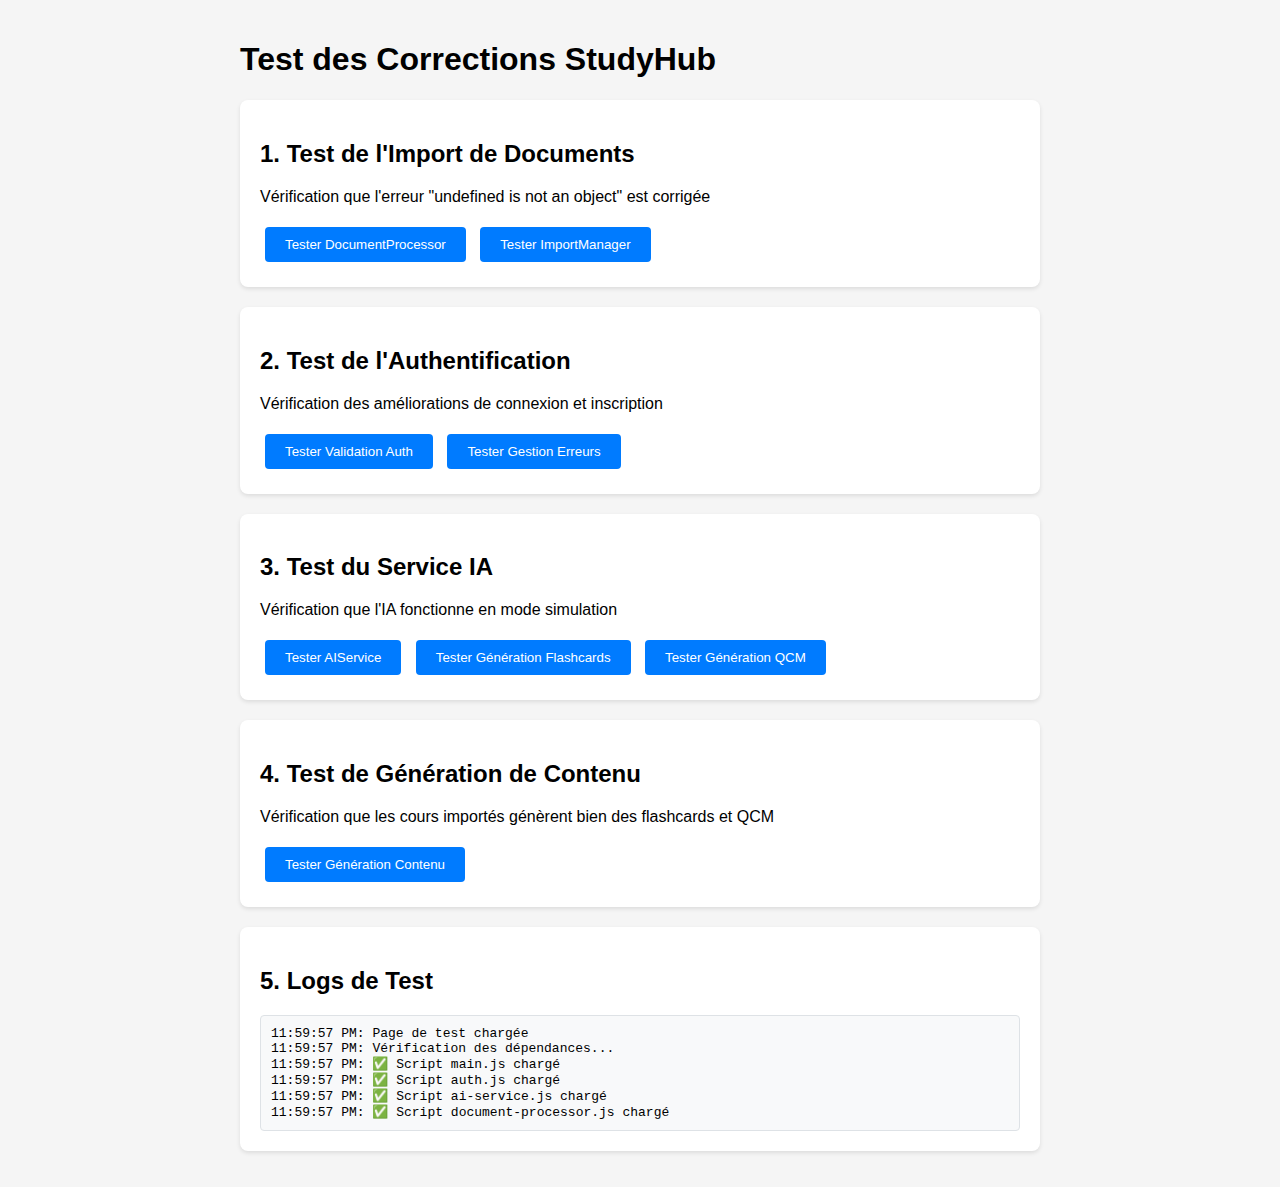
<file: test-fixes.html>
<!DOCTYPE html>
<html lang="fr">
<head>
    <meta charset="UTF-8">
    <meta name="viewport" content="width=device-width, initial-scale=1.0">
    <title>Test des Corrections - StudyHub</title>
    <style>
        body {
            font-family: Arial, sans-serif;
            max-width: 800px;
            margin: 0 auto;
            padding: 20px;
            background-color: #f5f5f5;
        }
        .test-section {
            background: white;
            margin: 20px 0;
            padding: 20px;
            border-radius: 8px;
            box-shadow: 0 2px 4px rgba(0,0,0,0.1);
        }
        .test-result {
            padding: 10px;
            margin: 10px 0;
            border-radius: 4px;
        }
        .success {
            background-color: #d4edda;
            color: #155724;
            border: 1px solid #c3e6cb;
        }
        .error {
            background-color: #f8d7da;
            color: #721c24;
            border: 1px solid #f5c6cb;
        }
        .warning {
            background-color: #fff3cd;
            color: #856404;
            border: 1px solid #ffeaa7;
        }
        button {
            background-color: #007bff;
            color: white;
            border: none;
            padding: 10px 20px;
            border-radius: 4px;
            cursor: pointer;
            margin: 5px;
        }
        button:hover {
            background-color: #0056b3;
        }
        .log {
            background-color: #f8f9fa;
            border: 1px solid #dee2e6;
            padding: 10px;
            border-radius: 4px;
            font-family: monospace;
            white-space: pre-wrap;
            max-height: 200px;
            overflow-y: auto;
        }
    </style>
</head>
<body>
    <h1>Test des Corrections StudyHub</h1>
    
    <div class="test-section">
        <h2>1. Test de l'Import de Documents</h2>
        <p>Vérification que l'erreur "undefined is not an object" est corrigée</p>
        <button onclick="testDocumentProcessor()">Tester DocumentProcessor</button>
        <button onclick="testImportManager()">Tester ImportManager</button>
        <div id="import-test-results"></div>
    </div>

    <div class="test-section">
        <h2>2. Test de l'Authentification</h2>
        <p>Vérification des améliorations de connexion et inscription</p>
        <button onclick="testAuthValidation()">Tester Validation Auth</button>
        <button onclick="testAuthErrors()">Tester Gestion Erreurs</button>
        <div id="auth-test-results"></div>
    </div>

    <div class="test-section">
        <h2>3. Test du Service IA</h2>
        <p>Vérification que l'IA fonctionne en mode simulation</p>
        <button onclick="testAIService()">Tester AIService</button>
        <button onclick="testFlashcardGeneration()">Tester Génération Flashcards</button>
        <button onclick="testQCMGeneration()">Tester Génération QCM</button>
        <div id="ai-test-results"></div>
    </div>

    <div class="test-section">
        <h2>4. Test de Génération de Contenu</h2>
        <p>Vérification que les cours importés génèrent bien des flashcards et QCM</p>
        <button onclick="testContentGeneration()">Tester Génération Contenu</button>
        <div id="content-test-results"></div>
    </div>

    <div class="test-section">
        <h2>5. Logs de Test</h2>
        <div id="test-logs" class="log"></div>
    </div>

    <script>
        function log(message) {
            const logs = document.getElementById('test-logs');
            logs.textContent += new Date().toLocaleTimeString() + ': ' + message + '\n';
            logs.scrollTop = logs.scrollHeight;
        }

        function showResult(containerId, message, type = 'success') {
            const container = document.getElementById(containerId);
            const div = document.createElement('div');
            div.className = `test-result ${type}`;
            div.textContent = message;
            container.appendChild(div);
        }

        // Test 1: DocumentProcessor
        function testDocumentProcessor() {
            log('Test DocumentProcessor...');
            const container = document.getElementById('import-test-results');
            container.innerHTML = '';

            try {
                if (typeof window.DocumentProcessor !== 'undefined') {
                    showResult('import-test-results', '✅ DocumentProcessor est correctement initialisé', 'success');
                    log('DocumentProcessor OK');
                } else {
                    showResult('import-test-results', '❌ DocumentProcessor n\'est pas initialisé', 'error');
                    log('DocumentProcessor FAILED');
                }
            } catch (error) {
                showResult('import-test-results', '❌ Erreur lors du test DocumentProcessor: ' + error.message, 'error');
                log('DocumentProcessor ERROR: ' + error.message);
            }
        }

        // Test 2: ImportManager
        function testImportManager() {
            log('Test ImportManager...');
            const container = document.getElementById('import-test-results');
            
            try {
                // Simuler un fichier
                const mockFile = new File(['Contenu de test'], 'test.pdf', { type: 'application/pdf' });
                
                if (window.DocumentProcessor && typeof window.DocumentProcessor.validateFile === 'function') {
                    const result = window.DocumentProcessor.validateFile(mockFile);
                    showResult('import-test-results', '✅ Validation de fichier fonctionne', 'success');
                    log('ImportManager validation OK');
                } else {
                    showResult('import-test-results', '❌ Méthode validateFile non trouvée', 'error');
                    log('ImportManager validation FAILED');
                }
            } catch (error) {
                showResult('import-test-results', '❌ Erreur lors du test ImportManager: ' + error.message, 'error');
                log('ImportManager ERROR: ' + error.message);
            }
        }

        // Test 3: Validation Auth
        function testAuthValidation() {
            log('Test validation auth...');
            const container = document.getElementById('auth-test-results');
            container.innerHTML = '';

            try {
                if (window.AuthManager && typeof window.AuthManager.isValidEmail === 'function') {
                    const validEmail = window.AuthManager.isValidEmail('test@example.com');
                    const invalidEmail = window.AuthManager.isValidEmail('invalid-email');
                    
                    if (validEmail && !invalidEmail) {
                        showResult('auth-test-results', '✅ Validation email fonctionne', 'success');
                        log('Auth validation OK');
                    } else {
                        showResult('auth-test-results', '❌ Validation email incorrecte', 'error');
                        log('Auth validation FAILED');
                    }
                } else {
                    showResult('auth-test-results', '❌ AuthManager ou isValidEmail non trouvé', 'error');
                    log('Auth validation FAILED - méthode manquante');
                }
            } catch (error) {
                showResult('auth-test-results', '❌ Erreur lors du test auth: ' + error.message, 'error');
                log('Auth validation ERROR: ' + error.message);
            }
        }

        // Test 4: AIService
        function testAIService() {
            log('Test AIService...');
            const container = document.getElementById('ai-test-results');
            container.innerHTML = '';

            try {
                if (window.AIService) {
                    showResult('ai-test-results', '✅ AIService est initialisé', 'success');
                    log('AIService OK');
                } else {
                    showResult('ai-test-results', '❌ AIService n\'est pas initialisé', 'error');
                    log('AIService FAILED');
                }
            } catch (error) {
                showResult('ai-test-results', '❌ Erreur lors du test AIService: ' + error.message, 'error');
                log('AIService ERROR: ' + error.message);
            }
        }

        // Test 5: Génération Flashcards
        async function testFlashcardGeneration() {
            log('Test génération flashcards...');
            const container = document.getElementById('ai-test-results');
            
            try {
                if (window.AIService && typeof window.AIService.generateFlashcards === 'function') {
                    const mockContent = 'Ceci est un contenu de test pour la génération de flashcards.';
                    const flashcards = await window.AIService.generateFlashcards(mockContent, 3);
                    
                    if (flashcards && Array.isArray(flashcards) && flashcards.length > 0) {
                        showResult('ai-test-results', `✅ Génération flashcards OK (${flashcards.length} générées)`, 'success');
                        log('Flashcard generation OK: ' + flashcards.length + ' flashcards');
                    } else {
                        showResult('ai-test-results', '❌ Génération flashcards échouée', 'error');
                        log('Flashcard generation FAILED');
                    }
                } else {
                    showResult('ai-test-results', '❌ Méthode generateFlashcards non trouvée', 'error');
                    log('Flashcard generation FAILED - méthode manquante');
                }
            } catch (error) {
                showResult('ai-test-results', '❌ Erreur lors du test flashcards: ' + error.message, 'error');
                log('Flashcard generation ERROR: ' + error.message);
            }
        }

        // Test 6: Génération QCM
        async function testQCMGeneration() {
            log('Test génération QCM...');
            const container = document.getElementById('ai-test-results');
            
            try {
                if (window.AIService && typeof window.AIService.generateQCM === 'function') {
                    const mockContent = 'Ceci est un contenu de test pour la génération de QCM.';
                    const qcm = await window.AIService.generateQCM(mockContent, 3);
                    
                    if (qcm && Array.isArray(qcm) && qcm.length > 0) {
                        showResult('ai-test-results', `✅ Génération QCM OK (${qcm.length} questions)`, 'success');
                        log('QCM generation OK: ' + qcm.length + ' questions');
                    } else {
                        showResult('ai-test-results', '❌ Génération QCM échouée', 'error');
                        log('QCM generation FAILED');
                    }
                } else {
                    showResult('ai-test-results', '❌ Méthode generateQCM non trouvée', 'error');
                    log('QCM generation FAILED - méthode manquante');
                }
            } catch (error) {
                showResult('ai-test-results', '❌ Erreur lors du test QCM: ' + error.message, 'error');
                log('QCM generation ERROR: ' + error.message);
            }
        }

        // Test 7: Génération Contenu Complet
        async function testContentGeneration() {
            log('Test génération contenu complet...');
            const container = document.getElementById('content-test-results');
            container.innerHTML = '';

            try {
                if (window.DocumentProcessor && typeof window.DocumentProcessor.generateStructuredContent === 'function') {
                    const mockContent = 'Ceci est un contenu de cours de test pour vérifier la génération automatique de flashcards, QCM et résumés.';
                    const result = await window.DocumentProcessor.generateStructuredContent(mockContent, {
                        generateSummary: true,
                        generateQCM: true,
                        generateFlashcards: true,
                        subject: 'Test'
                    });
                    
                    let successCount = 0;
                    if (result.summary) successCount++;
                    if (result.qcm && result.qcm.length > 0) successCount++;
                    if (result.flashcards && result.flashcards.length > 0) successCount++;
                    
                    showResult('content-test-results', `✅ Génération contenu OK (${successCount}/3 composants)`, 'success');
                    log('Content generation OK: ' + successCount + '/3 components');
                } else {
                    showResult('content-test-results', '❌ Méthode generateStructuredContent non trouvée', 'error');
                    log('Content generation FAILED - méthode manquante');
                }
            } catch (error) {
                showResult('content-test-results', '❌ Erreur lors du test contenu: ' + error.message, 'error');
                log('Content generation ERROR: ' + error.message);
            }
        }

        // Test 8: Gestion Erreurs Auth
        function testAuthErrors() {
            log('Test gestion erreurs auth...');
            const container = document.getElementById('auth-test-results');
            
            try {
                if (window.AuthManager) {
                    showResult('auth-test-results', '✅ AuthManager est disponible', 'success');
                    log('Auth error handling OK');
                } else {
                    showResult('auth-test-results', '❌ AuthManager non trouvé', 'error');
                    log('Auth error handling FAILED');
                }
            } catch (error) {
                showResult('auth-test-results', '❌ Erreur lors du test gestion erreurs: ' + error.message, 'error');
                log('Auth error handling ERROR: ' + error.message);
            }
        }

        // Initialisation
        window.addEventListener('load', function() {
            log('Page de test chargée');
            log('Vérification des dépendances...');
            
            // Vérifier que les scripts sont chargés
            const scripts = ['main.js', 'auth.js', 'ai-service.js', 'document-processor.js'];
            scripts.forEach(script => {
                if (document.querySelector(`script[src*="${script}"]`)) {
                    log(`✅ Script ${script} chargé`);
                } else {
                    log(`❌ Script ${script} manquant`);
                }
            });
        });
    </script>

    <!-- Charger les scripts nécessaires -->
    <script src="config.js"></script>
    <script src="scripts/notification-manager.js"></script>
    <script src="scripts/main.js"></script>
    <script src="scripts/auth.js"></script>
    <script src="scripts/ai-service.js"></script>
    <script src="scripts/document-processor.js"></script>
</body>
</html>
</file>
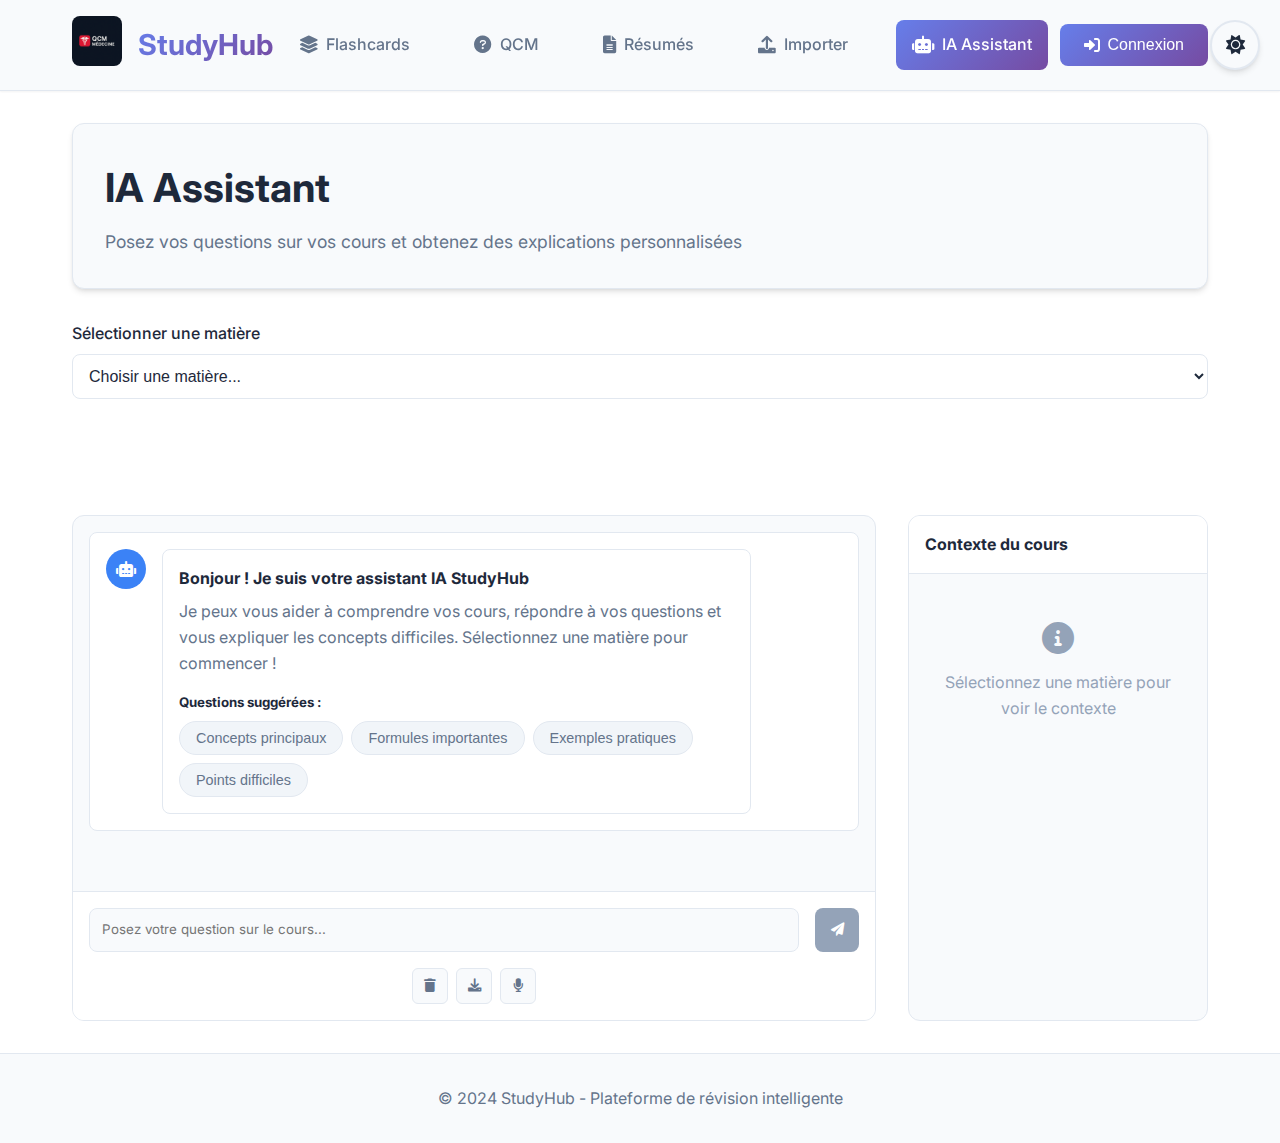
<file: pages/ai-chat.html>
<!DOCTYPE html>
<html lang="fr" data-theme="light">
<head>
  <meta charset="UTF-8">
  <meta name="viewport" content="width=device-width, initial-scale=1.0">
  <title>IA Assistant - StudyHub</title>
  <link rel="stylesheet" href="../assets/style.css">
  <link href="https://cdnjs.cloudflare.com/ajax/libs/font-awesome/6.0.0/css/all.min.css" rel="stylesheet">
  <link href="https://fonts.googleapis.com/css2?family=Inter:wght@300;400;500;600;700&display=swap" rel="stylesheet">
</head>
<body>
  <div class="theme-toggle">
    <button id="theme-switch" aria-label="Changer de thème">
      <i class="fas fa-sun"></i>
    </button>
  </div>

  <header class="header">
    <div class="header-content">
      <div class="logo-section">
        <a href="../index.html">
          <img src="../assets/logo.png" id="logo" alt="StudyHub Logo">
        </a>
        <h1>StudyHub</h1>
      </div>
      <nav class="main-nav">
        <ul>
          <li><a href="flashcards.html" class="nav-link">
            <i class="fas fa-layer-group"></i>
            <span>Flashcards</span>
          </a></li>
          <li><a href="qcm.html" class="nav-link">
            <i class="fas fa-question-circle"></i>
            <span>QCM</span>
          </a></li>
          <li><a href="resumes.html" class="nav-link">
            <i class="fas fa-file-alt"></i>
            <span>Résumés</span>
          </a></li>
          <li><a href="import.html" class="nav-link">
            <i class="fas fa-upload"></i>
            <span>Importer</span>
          </a></li>
          <li><a href="ai-chat.html" class="nav-link active">
            <i class="fas fa-robot"></i>
            <span>IA Assistant</span>
          </a></li>
        </ul>
      </nav>
      <div class="user-section">
        <div id="user-info" class="user-info hidden">
          <span id="user-name"></span>
          <button id="logout-btn" class="btn btn-secondary">
            <i class="fas fa-sign-out-alt"></i>
          </button>
        </div>
        <button id="login-btn" class="btn btn-primary">
          <i class="fas fa-sign-in-alt"></i> Connexion
        </button>
      </div>
    </div>
  </header>

  <main class="main-content">
    <div class="page-header">
      <h1 class="page-title">IA Assistant</h1>
      <p class="page-subtitle">Posez vos questions sur vos cours et obtenez des explications personnalisées</p>
    </div>

    <div class="chat-container">
      <!-- Sélection de matière -->
      <div class="subject-selector">
        <div class="form-group">
          <label for="chat-subject" class="form-label">Sélectionner une matière</label>
          <select id="chat-subject" class="form-select">
            <option value="">Choisir une matière...</option>
          </select>
        </div>
        <div class="subject-info hidden" id="subject-info">
          <div class="info-card">
            <h4>Informations sur la matière</h4>
            <div class="info-grid">
              <div class="info-item">
                <i class="fas fa-file-alt"></i>
                <span>Documents: <strong id="doc-count">0</strong></span>
              </div>
              <div class="info-item">
                <i class="fas fa-question-circle"></i>
                <span>QCM: <strong id="qcm-count">0</strong></span>
              </div>
              <div class="info-item">
                <i class="fas fa-layer-group"></i>
                <span>Flashcards: <strong id="flashcard-count">0</strong></span>
              </div>
            </div>
          </div>
        </div>
      </div>

      <!-- Zone de chat -->
      <div class="chat-area">
        <div class="chat-messages" id="chat-messages">
          <div class="welcome-message">
            <div class="ai-avatar">
              <i class="fas fa-robot"></i>
            </div>
            <div class="message-content">
              <h4>Bonjour ! Je suis votre assistant IA StudyHub</h4>
              <p>Je peux vous aider à comprendre vos cours, répondre à vos questions et vous expliquer les concepts difficiles. Sélectionnez une matière pour commencer !</p>
              <div class="suggested-questions">
                <h5>Questions suggérées :</h5>
                <div class="question-chips">
                  <button class="question-chip" data-question="Peux-tu m'expliquer les concepts principaux de ce cours ?">
                    Concepts principaux
                  </button>
                  <button class="question-chip" data-question="Quelles sont les formules importantes à retenir ?">
                    Formules importantes
                  </button>
                  <button class="question-chip" data-question="Peux-tu me donner des exemples pratiques ?">
                    Exemples pratiques
                  </button>
                  <button class="question-chip" data-question="Quels sont les points difficiles de ce cours ?">
                    Points difficiles
                  </button>
                </div>
              </div>
            </div>
          </div>
        </div>

        <!-- Zone de saisie -->
        <div class="chat-input-area">
          <div class="chat-input-container">
            <textarea 
              id="chat-input" 
              placeholder="Posez votre question sur le cours..."
              rows="1"
            ></textarea>
            <button id="send-message" class="send-btn" disabled>
              <i class="fas fa-paper-plane"></i>
            </button>
          </div>
          <div class="chat-actions">
            <button class="action-btn" id="clear-chat" title="Effacer la conversation">
              <i class="fas fa-trash"></i>
            </button>
            <button class="action-btn" id="export-chat" title="Exporter la conversation">
              <i class="fas fa-download"></i>
            </button>
            <button class="action-btn" id="voice-input" title="Saisie vocale">
              <i class="fas fa-microphone"></i>
            </button>
          </div>
        </div>
      </div>

      <!-- Panneau latéral avec contexte -->
      <div class="chat-sidebar">
        <div class="sidebar-header">
          <h4>Contexte du cours</h4>
        </div>
        <div class="context-content" id="context-content">
          <div class="empty-context">
            <i class="fas fa-info-circle"></i>
            <p>Sélectionnez une matière pour voir le contexte</p>
          </div>
        </div>
      </div>
    </div>
  </main>

  <footer class="footer">
    <p>&copy; 2024 StudyHub - Plateforme de révision intelligente</p>
  </footer>

  <script src="../scripts/main.js"></script>
  <script src="../scripts/auth.js"></script>
  <script src="../scripts/notification-manager.js"></script>
  <script src="../scripts/ai-service.js"></script>
  <script src="../scripts/ai-chat.js"></script>
</body>
</html>
</file>
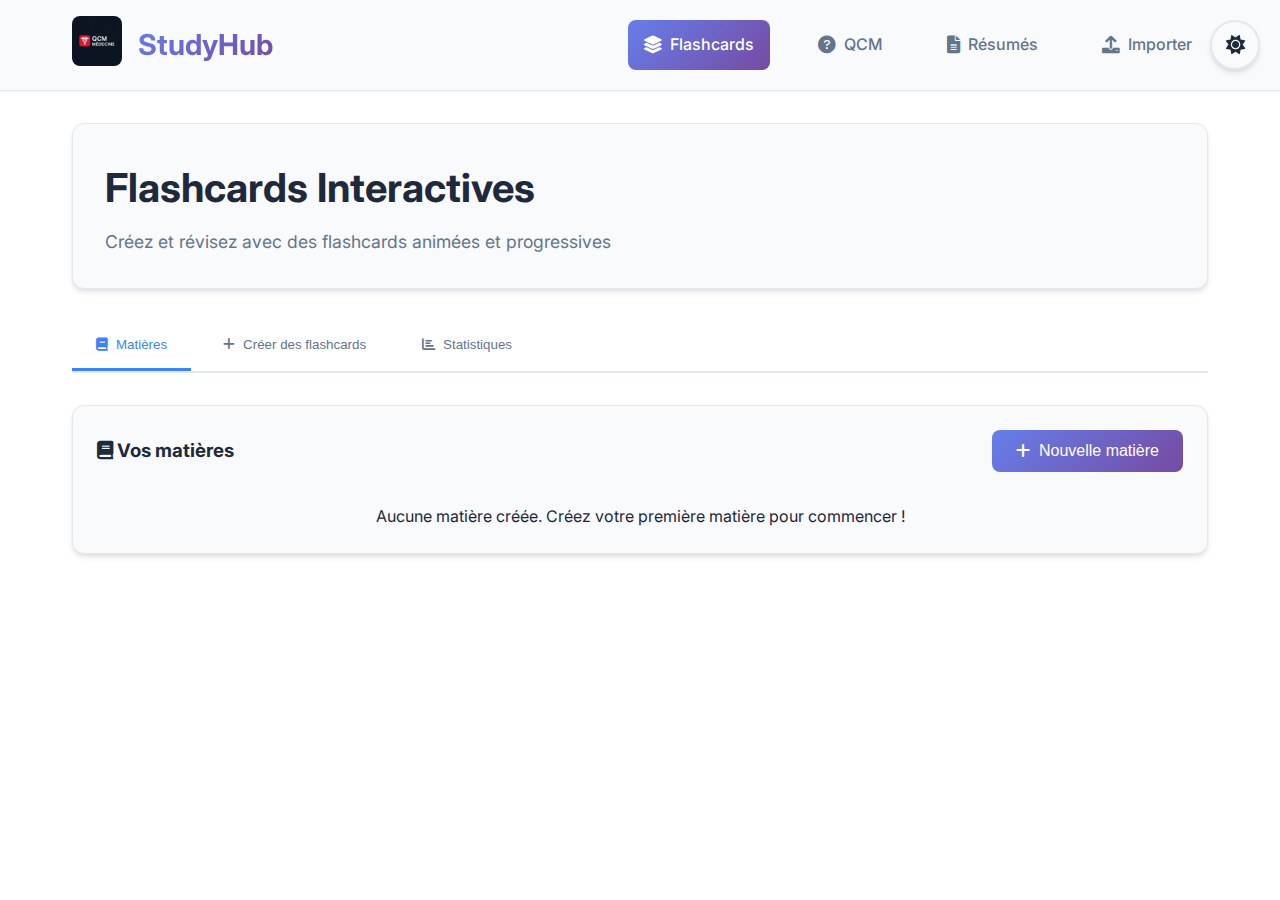
<file: pages/flashcards.html>
<!DOCTYPE html>
<html lang="fr" data-theme="light">
<head>
  <meta charset="UTF-8">
  <meta name="viewport" content="width=device-width, initial-scale=1.0">
  <title>Flashcards - StudyHub</title>
  <link rel="stylesheet" href="../assets/style.css">
  <link href="https://cdnjs.cloudflare.com/ajax/libs/font-awesome/6.0.0/css/all.min.css" rel="stylesheet">
  <link href="https://fonts.googleapis.com/css2?family=Inter:wght@300;400;500;600;700&display=swap" rel="stylesheet">
</head>
<body>
  <div class="theme-toggle">
    <button id="theme-switch" aria-label="Changer de thème">
      <i class="fas fa-sun"></i>
    </button>
  </div>

  <header class="header">
    <div class="header-content">
      <div class="logo-section">
        <a href="../index.html">
          <img src="../assets/logo.png" id="logo" alt="StudyHub Logo">
        </a>
        <h1>StudyHub</h1>
      </div>
      <nav class="main-nav">
        <ul>
          <li><a href="flashcards.html" class="nav-link active">
            <i class="fas fa-layer-group"></i>
            <span>Flashcards</span>
          </a></li>
          <li><a href="qcm.html" class="nav-link">
            <i class="fas fa-question-circle"></i>
            <span>QCM</span>
          </a></li>
          <li><a href="resumes.html" class="nav-link">
            <i class="fas fa-file-alt"></i>
            <span>Résumés</span>
          </a></li>
          <li><a href="import.html" class="nav-link">
            <i class="fas fa-upload"></i>
            <span>Importer</span>
          </a></li>
        </ul>
      </nav>
    </div>
  </header>

  <main class="main-content">
    <div class="page-header">
      <h1 class="page-title">Flashcards Interactives</h1>
      <p class="page-subtitle">Créez et révisez avec des flashcards animées et progressives</p>
    </div>

    <!-- Onglets -->
    <div class="tabs-container">
      <div class="tabs">
        <button class="tab-btn active" data-tab="subjects">
          <i class="fas fa-book"></i>
          Matières
        </button>
        <button class="tab-btn" data-tab="create">
          <i class="fas fa-plus"></i>
          Créer des flashcards
        </button>
        <button class="tab-btn" data-tab="stats">
          <i class="fas fa-chart-bar"></i>
          Statistiques
        </button>
      </div>

      <!-- Onglet Matières -->
      <div class="tab-content active" id="subjects-tab">
        <div class="card">
          <div class="subjects-header">
            <h3><i class="fas fa-book"></i> Vos matières</h3>
            <button class="btn btn-primary" onclick="flashcardManager.createSubject()">
              <i class="fas fa-plus"></i> Nouvelle matière
            </button>
          </div>
          
          <div id="subjects-grid" class="subjects-grid">
            <!-- Les matières seront affichées ici -->
          </div>
        </div>

        <div id="flashcards-container" class="flashcards-section hidden">
          <div class="card">
            <div class="flashcards-header">
              <h3 id="current-subject-title"></h3>
              <div class="flashcards-controls">
                <button class="btn btn-secondary" onclick="flashcardManager.previousCard()" id="prev-card-btn">
                  <i class="fas fa-chevron-left"></i> Précédent
                </button>
                <span id="card-counter">1/5</span>
                <button class="btn btn-secondary" onclick="flashcardManager.nextCard()" id="next-card-btn">
                  Suivant <i class="fas fa-chevron-right"></i>
                </button>
              </div>
            </div>
            
            <div class="progress-section">
              <div class="progress-info">
                <span>Progression</span>
                <span id="progress-percentage">20%</span>
              </div>
              <div class="progress-bar">
                <div class="progress-bar-fill" id="flashcard-progress"></div>
              </div>
            </div>

            <div id="flashcard-display" class="flashcard-display">
              <!-- Les flashcards seront affichées ici -->
            </div>

            <div class="flashcard-actions">
              <button class="btn btn-error" onclick="flashcardManager.markAsIncorrect()">
                <i class="fas fa-times"></i> Incorrect
              </button>
              <button class="btn btn-success" onclick="flashcardManager.markAsCorrect()">
                <i class="fas fa-check"></i> Correct
              </button>
            </div>
          </div>
        </div>
      </div>

      <!-- Onglet Créer -->
      <div class="tab-content" id="create-tab">
        <div class="card">
          <h3><i class="fas fa-edit"></i> Créer de nouvelles flashcards</h3>
          
          <form id="flashcard-form">
            <div class="form-group">
              <label for="flashcard-subject" class="form-label">Matière</label>
              <select id="flashcard-subject" class="form-select" required>
                <option value="">Sélectionner une matière</option>
              </select>
            </div>

            <div id="flashcards-creation-container">
              <!-- Les flashcards en cours de création seront affichées ici -->
            </div>

            <button type="button" class="btn btn-secondary" onclick="flashcardManager.addFlashcardField()">
              <i class="fas fa-plus"></i> Ajouter une flashcard
            </button>

            <div class="form-actions mt-3">
              <button type="submit" class="btn btn-primary">
                <i class="fas fa-save"></i> Sauvegarder
              </button>
              <button type="button" class="btn btn-secondary" onclick="flashcardManager.clearFlashcardForm()">
                <i class="fas fa-trash"></i> Effacer
              </button>
            </div>
          </form>
        </div>
      </div>

      <!-- Onglet Statistiques -->
      <div class="tab-content" id="stats-tab">
        <div class="stats-overview">
          <div class="grid-3">
            <div class="stat-card">
              <i class="fas fa-layer-group"></i>
              <div class="stat-info">
                <span class="stat-number" id="total-flashcards">0</span>
                <span class="stat-label">Flashcards totales</span>
              </div>
            </div>
            <div class="stat-card">
              <i class="fas fa-percentage"></i>
              <div class="stat-info">
                <span class="stat-number" id="flashcard-accuracy">0%</span>
                <span class="stat-label">Précision moyenne</span>
              </div>
            </div>
            <div class="stat-card">
              <i class="fas fa-clock"></i>
              <div class="stat-info">
                <span class="stat-number" id="study-time">0h</span>
                <span class="stat-label">Temps d'étude</span>
              </div>
            </div>
          </div>
        </div>

        <div class="stats-details">
          <h3>Statistiques par matière</h3>
          <div id="subject-stats-flashcards" class="grid-2">
            <!-- Les statistiques par matière seront affichées ici -->
          </div>
        </div>
      </div>
    </div>
  </main>

  <script src="../scripts/main.js"></script>
  <script src="../scripts/auth.js"></script>
  <script src="../scripts/notification-manager.js"></script>
  <script src="../scripts/ai-service.js"></script>
  <script src="../scripts/flashcards.js"></script>
</body>
</html>
</file>
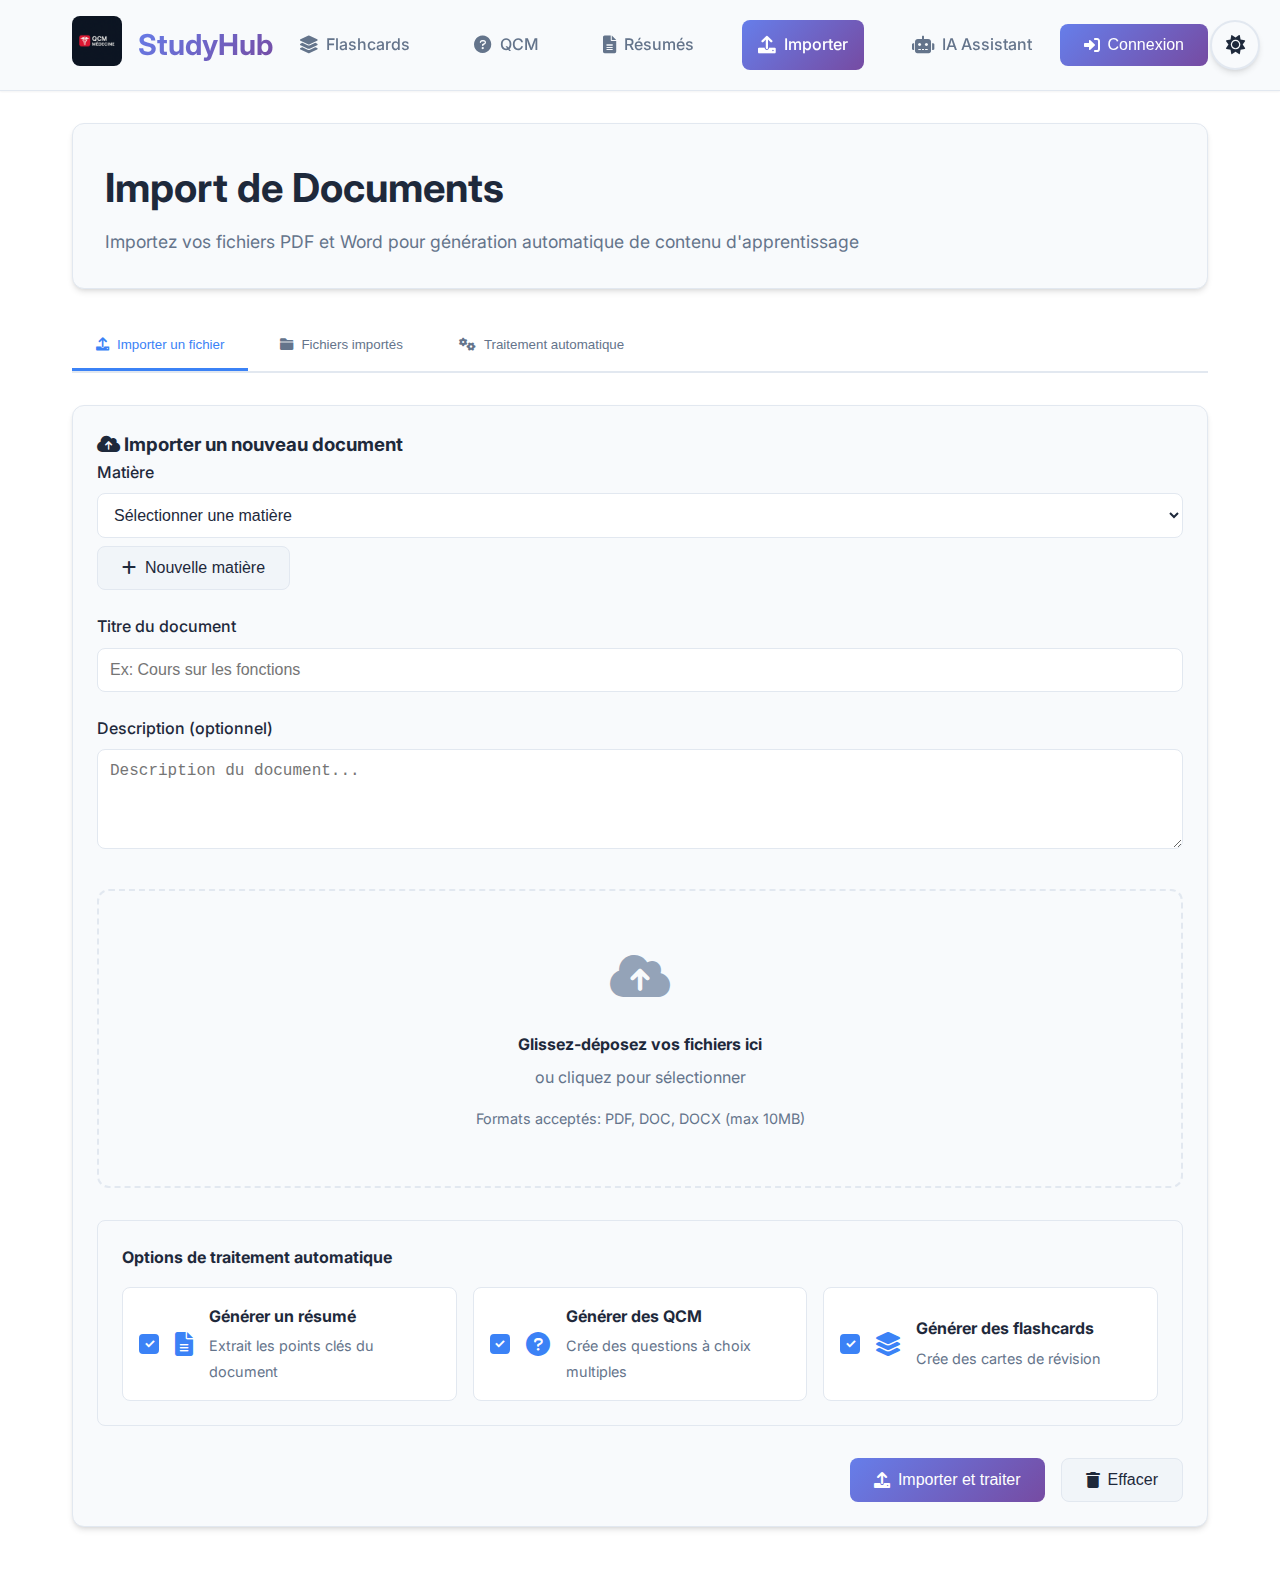
<file: pages/import.html>
<!DOCTYPE html>
<html lang="fr" data-theme="light">
<head>
  <meta charset="UTF-8">
  <meta name="viewport" content="width=device-width, initial-scale=1.0">
  <title>Import de Fichiers - StudyHub</title>
  <link rel="stylesheet" href="../assets/style.css">
  <link href="https://cdnjs.cloudflare.com/ajax/libs/font-awesome/6.0.0/css/all.min.css" rel="stylesheet">
  <link href="https://fonts.googleapis.com/css2?family=Inter:wght@300;400;500;600;700&display=swap" rel="stylesheet">
</head>
<body>
  <div class="theme-toggle">
    <button id="theme-switch" aria-label="Changer de thème">
      <i class="fas fa-sun"></i>
    </button>
  </div>

  <header class="header">
    <div class="header-content">
      <div class="logo-section">
        <a href="../index.html">
          <img src="../assets/logo.png" id="logo" alt="StudyHub Logo">
        </a>
        <h1>StudyHub</h1>
      </div>
      <nav class="main-nav">
        <ul>
          <li><a href="flashcards.html" class="nav-link">
            <i class="fas fa-layer-group"></i>
            <span>Flashcards</span>
          </a></li>
          <li><a href="qcm.html" class="nav-link">
            <i class="fas fa-question-circle"></i>
            <span>QCM</span>
          </a></li>
          <li><a href="resumes.html" class="nav-link">
            <i class="fas fa-file-alt"></i>
            <span>Résumés</span>
          </a></li>
          <li><a href="import.html" class="nav-link active">
            <i class="fas fa-upload"></i>
            <span>Importer</span>
          </a></li>
          <li><a href="ai-chat.html" class="nav-link">
            <i class="fas fa-robot"></i>
            <span>IA Assistant</span>
          </a></li>
        </ul>
      </nav>
      <div class="user-section">
        <div id="user-info" class="user-info hidden">
          <span id="user-name"></span>
          <button id="logout-btn" class="btn btn-secondary">
            <i class="fas fa-sign-out-alt"></i>
          </button>
        </div>
        <button id="login-btn" class="btn btn-primary">
          <i class="fas fa-sign-in-alt"></i> Connexion
        </button>
      </div>
    </div>
  </header>

  <main class="main-content">
    <div class="page-header">
      <h1 class="page-title">Import de Documents</h1>
      <p class="page-subtitle">Importez vos fichiers PDF et Word pour génération automatique de contenu d'apprentissage</p>
    </div>

    <!-- Onglets -->
    <div class="tabs-container">
      <div class="tabs">
        <button class="tab-btn active" data-tab="upload">
          <i class="fas fa-upload"></i>
          Importer un fichier
        </button>
        <button class="tab-btn" data-tab="files">
          <i class="fas fa-folder"></i>
          Fichiers importés
        </button>
        <button class="tab-btn" data-tab="processing">
          <i class="fas fa-cogs"></i>
          Traitement automatique
        </button>
      </div>

      <!-- Onglet Upload -->
      <div class="tab-content active" id="upload-tab">
        <div class="card">
          <h3><i class="fas fa-cloud-upload-alt"></i> Importer un nouveau document</h3>
          
          <form id="upload-form">
            <div class="form-group">
              <label for="file-subject" class="form-label">Matière</label>
              <select id="file-subject" class="form-select" required>
                <option value="">Sélectionner une matière</option>
              </select>
              <button type="button" class="btn btn-secondary mt-1" onclick="importManager.createNewSubject()">
                <i class="fas fa-plus"></i> Nouvelle matière
              </button>
            </div>

            <div class="form-group">
              <label for="file-title" class="form-label">Titre du document</label>
              <input type="text" id="file-title" class="form-input" placeholder="Ex: Cours sur les fonctions" required>
            </div>

            <div class="form-group">
              <label for="file-description" class="form-label">Description (optionnel)</label>
              <textarea id="file-description" class="form-textarea" placeholder="Description du document..."></textarea>
            </div>

            <div class="file-upload-section">
              <div class="file-upload-area" id="drop-zone">
                <div class="upload-icon">
                  <i class="fas fa-cloud-upload-alt"></i>
                </div>
                <h4>Glissez-déposez vos fichiers ici</h4>
                <p>ou cliquez pour sélectionner</p>
                <p class="file-types">Formats acceptés: PDF, DOC, DOCX (max 10MB)</p>
                <input type="file" id="file-input" accept=".pdf,.doc,.docx" style="display: none;">
              </div>
              
              <div id="file-preview" class="file-preview hidden">
                <div class="file-info">
                  <i class="fas fa-file-alt"></i>
                  <div class="file-details">
                    <span class="file-name" id="preview-name"></span>
                    <span class="file-size" id="preview-size"></span>
                  </div>
                  <button type="button" class="btn btn-error" onclick="importManager.removeFile()">
                    <i class="fas fa-times"></i>
                  </button>
                </div>
              </div>
            </div>

            <div class="processing-options">
              <h4>Options de traitement automatique</h4>
              <div class="options-grid">
                <label class="option-item">
                  <input type="checkbox" id="generate-summary" checked>
                  <span class="checkmark"></span>
                  <div class="option-content">
                    <i class="fas fa-file-alt"></i>
                    <div>
                      <strong>Générer un résumé</strong>
                      <small>Extrait les points clés du document</small>
                    </div>
                  </div>
                </label>
                
                <label class="option-item">
                  <input type="checkbox" id="generate-qcm" checked>
                  <span class="checkmark"></span>
                  <div class="option-content">
                    <i class="fas fa-question-circle"></i>
                    <div>
                      <strong>Générer des QCM</strong>
                      <small>Crée des questions à choix multiples</small>
                    </div>
                  </div>
                </label>
                
                <label class="option-item">
                  <input type="checkbox" id="generate-flashcards" checked>
                  <span class="checkmark"></span>
                  <div class="option-content">
                    <i class="fas fa-layer-group"></i>
                    <div>
                      <strong>Générer des flashcards</strong>
                      <small>Crée des cartes de révision</small>
                    </div>
                  </div>
                </label>
              </div>
            </div>

            <div class="form-actions mt-3">
              <button type="submit" class="btn btn-primary" id="upload-btn" disabled>
                <i class="fas fa-upload"></i> Importer et traiter
              </button>
              <button type="button" class="btn btn-secondary" onclick="importManager.clearForm()">
                <i class="fas fa-trash"></i> Effacer
              </button>
            </div>
          </form>
        </div>
      </div>

      <!-- Onglet Fichiers -->
      <div class="tab-content" id="files-tab">
        <div class="card">
          <h3><i class="fas fa-folder-open"></i> Documents importés</h3>
          
          <div class="files-filter">
            <div class="form-group">
              <label for="filter-subject" class="form-label">Filtrer par matière</label>
              <select id="filter-subject" class="form-select" onchange="importManager.filterFiles()">
                <option value="">Toutes les matières</option>
              </select>
            </div>
          </div>

          <div id="files-list" class="files-grid">
            <!-- Les fichiers importés seront affichés ici -->
          </div>
        </div>
      </div>

      <!-- Onglet Traitement -->
      <div class="tab-content" id="processing-tab">
        <div class="card">
          <h3><i class="fas fa-cogs"></i> Traitement automatique</h3>
          <p>Cette fonctionnalité utilise l'IA pour analyser vos documents et générer automatiquement du contenu d'apprentissage.</p>
          
          <div class="processing-status">
            <h4>Statut du traitement</h4>
            <div id="processing-queue" class="processing-queue">
              <!-- La queue de traitement sera affichée ici -->
            </div>
          </div>

          <div class="processing-info">
            <h4>Comment ça fonctionne ?</h4>
            <div class="info-grid">
              <div class="info-item">
                <div class="info-icon">
                  <i class="fas fa-file-upload"></i>
                </div>
                <h5>1. Import</h5>
                <p>Uploadez votre document PDF ou Word</p>
              </div>
              
              <div class="info-item">
                <div class="info-icon">
                  <i class="fas fa-search"></i>
                </div>
                <h5>2. Analyse</h5>
                <p>L'IA extrait et analyse le contenu</p>
              </div>
              
              <div class="info-item">
                <div class="info-icon">
                  <i class="fas fa-magic"></i>
                </div>
                <h5>3. Génération</h5>
                <p>Création automatique de résumés, QCM et flashcards</p>
              </div>
              
              <div class="info-item">
                <div class="info-icon">
                  <i class="fas fa-check-circle"></i>
                </div>
                <h5>4. Disponible</h5>
                <p>Votre contenu est prêt pour la révision</p>
              </div>
            </div>
          </div>

          <div class="processing-limitations">
            <h4>Limitations actuelles</h4>
            <div class="limitations-list">
              <div class="limitation-item">
                <i class="fas fa-info-circle"></i>
                <span>Le traitement automatique est en cours de développement</span>
              </div>
              <div class="limitation-item">
                <i class="fas fa-clock"></i>
                <span>Les fichiers sont actuellement stockés localement</span>
              </div>
              <div class="limitation-item">
                <i class="fas fa-exclamation-triangle"></i>
                <span>La génération de contenu nécessite une connexion internet</span>
              </div>
            </div>
          </div>
        </div>
      </div>
    </div>
  </main>

  <!-- Modal de progression -->
  <div id="progress-modal" class="modal hidden">
    <div class="modal-content">
      <div class="modal-header">
        <h3>Traitement en cours</h3>
      </div>
      <div class="modal-body">
        <div class="progress-steps">
          <div class="step active" id="step-upload">
            <div class="step-icon">
              <i class="fas fa-upload"></i>
            </div>
            <div class="step-content">
              <h5>Upload du fichier</h5>
              <p>Envoi du document...</p>
            </div>
          </div>
          
          <div class="step" id="step-extract">
            <div class="step-icon">
              <i class="fas fa-file-text"></i>
            </div>
            <div class="step-content">
              <h5>Extraction du texte</h5>
              <p>Analyse du contenu...</p>
            </div>
          </div>
          
          <div class="step" id="step-process">
            <div class="step-icon">
              <i class="fas fa-cogs"></i>
            </div>
            <div class="step-content">
              <h5>Traitement IA</h5>
              <p>Génération du contenu...</p>
            </div>
          </div>
          
          <div class="step" id="step-save">
            <div class="step-icon">
              <i class="fas fa-save"></i>
            </div>
            <div class="step-content">
              <h5>Sauvegarde</h5>
              <p>Enregistrement des données...</p>
            </div>
          </div>
        </div>
        
        <div class="progress-bar">
          <div class="progress-bar-fill" id="modal-progress-fill"></div>
        </div>
        
        <div class="progress-text">
          <span id="progress-percentage">0%</span>
        </div>
      </div>
    </div>
  </div>

  <script src="../scripts/main.js"></script>
  <script src="../scripts/auth.js"></script>
  <script src="../scripts/notification-manager.js"></script>
  <script src="../scripts/document-processor.js"></script>
  <script src="../scripts/ai-service.js"></script>
  <script src="../scripts/import.js"></script>
</body>
</html>
</file>
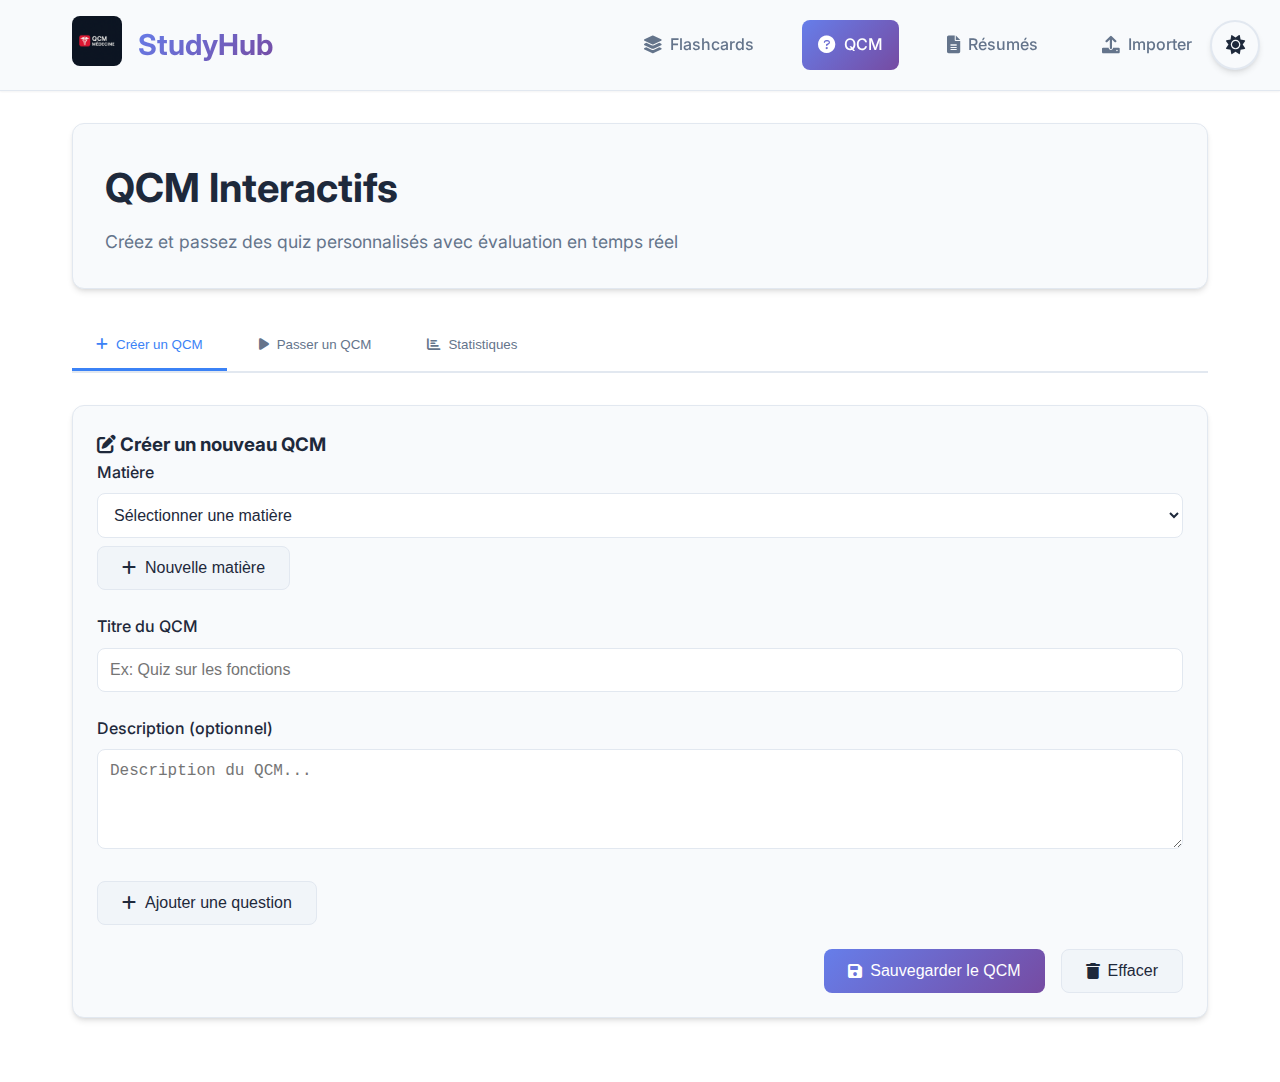
<file: pages/qcm.html>
<!DOCTYPE html>
<html lang="fr" data-theme="light">
<head>
  <meta charset="UTF-8">
  <meta name="viewport" content="width=device-width, initial-scale=1.0">
  <title>QCM - StudyHub</title>
  <link rel="stylesheet" href="../assets/style.css">
  <link href="https://cdnjs.cloudflare.com/ajax/libs/font-awesome/6.0.0/css/all.min.css" rel="stylesheet">
  <link href="https://fonts.googleapis.com/css2?family=Inter:wght@300;400;500;600;700&display=swap" rel="stylesheet">
</head>
<body>
  <div class="theme-toggle">
    <button id="theme-switch" aria-label="Changer de thème">
      <i class="fas fa-sun"></i>
    </button>
  </div>

  <header class="header">
    <div class="header-content">
      <div class="logo-section">
        <a href="../index.html">
          <img src="../assets/logo.png" id="logo" alt="StudyHub Logo">
        </a>
        <h1>StudyHub</h1>
      </div>
      <nav class="main-nav">
        <ul>
          <li><a href="flashcards.html" class="nav-link">
            <i class="fas fa-layer-group"></i>
            <span>Flashcards</span>
          </a></li>
          <li><a href="qcm.html" class="nav-link active">
            <i class="fas fa-question-circle"></i>
            <span>QCM</span>
          </a></li>
          <li><a href="resumes.html" class="nav-link">
            <i class="fas fa-file-alt"></i>
            <span>Résumés</span>
          </a></li>
          <li><a href="import.html" class="nav-link">
            <i class="fas fa-upload"></i>
            <span>Importer</span>
          </a></li>
        </ul>
      </nav>
    </div>
  </header>

  <main class="main-content">
    <div class="page-header">
      <h1 class="page-title">QCM Interactifs</h1>
      <p class="page-subtitle">Créez et passez des quiz personnalisés avec évaluation en temps réel</p>
    </div>

    <!-- Onglets -->
    <div class="tabs-container">
      <div class="tabs">
        <button class="tab-btn active" data-tab="create">
          <i class="fas fa-plus"></i>
          Créer un QCM
        </button>
        <button class="tab-btn" data-tab="practice">
          <i class="fas fa-play"></i>
          Passer un QCM
        </button>
        <button class="tab-btn" data-tab="stats">
          <i class="fas fa-chart-bar"></i>
          Statistiques
        </button>
      </div>

      <!-- Onglet Créer -->
      <div class="tab-content active" id="create-tab">
        <div class="card">
          <h3><i class="fas fa-edit"></i> Créer un nouveau QCM</h3>
          
          <form id="qcm-form">
            <div class="form-group">
              <label for="subject-select" class="form-label">Matière</label>
              <select id="subject-select" class="form-select" required>
                <option value="">Sélectionner une matière</option>
              </select>
              <button type="button" class="btn btn-secondary mt-1" onclick="createNewSubject()">
                <i class="fas fa-plus"></i> Nouvelle matière
              </button>
            </div>

            <div class="form-group">
              <label for="qcm-title" class="form-label">Titre du QCM</label>
              <input type="text" id="qcm-title" class="form-input" placeholder="Ex: Quiz sur les fonctions" required>
            </div>

            <div class="form-group">
              <label for="qcm-description" class="form-label">Description (optionnel)</label>
              <textarea id="qcm-description" class="form-textarea" placeholder="Description du QCM..."></textarea>
            </div>

            <div id="questions-container">
              <!-- Les questions seront ajoutées ici dynamiquement -->
            </div>

            <button type="button" class="btn btn-secondary" onclick="addQuestion()">
              <i class="fas fa-plus"></i> Ajouter une question
            </button>

            <div class="form-actions mt-3">
              <button type="submit" class="btn btn-primary">
                <i class="fas fa-save"></i> Sauvegarder le QCM
              </button>
              <button type="button" class="btn btn-secondary" onclick="clearForm()">
                <i class="fas fa-trash"></i> Effacer
              </button>
            </div>
          </form>
        </div>
      </div>

      <!-- Onglet Passer -->
      <div class="tab-content" id="practice-tab">
        <div class="card">
          <h3><i class="fas fa-play"></i> Sélectionner un QCM à passer</h3>
          
          <div class="form-group">
            <label for="practice-subject" class="form-label">Matière</label>
            <select id="practice-subject" class="form-select" onchange="loadQCMsForSubject()">
              <option value="">Sélectionner une matière</option>
            </select>
          </div>

          <div id="qcm-list" class="grid-3">
            <!-- Les QCM disponibles seront affichés ici -->
          </div>
        </div>

        <div id="qcm-practice-container" class="hidden">
          <div class="card">
            <div class="qcm-header">
              <h3 id="current-qcm-title"></h3>
              <div class="qcm-progress">
                <span id="question-counter">Question 1/5</span>
                <div class="progress-bar">
                  <div class="progress-bar-fill" id="qcm-progress-fill"></div>
                </div>
              </div>
            </div>

            <div id="question-container">
              <!-- La question actuelle sera affichée ici -->
            </div>

            <div class="qcm-actions">
              <button class="btn btn-secondary" onclick="previousQuestion()" id="prev-btn">
                <i class="fas fa-chevron-left"></i> Précédent
              </button>
              <button class="btn btn-primary" onclick="nextQuestion()" id="next-btn">
                Suivant <i class="fas fa-chevron-right"></i>
              </button>
              <button class="btn btn-success hidden" onclick="finishQCM()" id="finish-btn">
                <i class="fas fa-check"></i> Terminer
              </button>
            </div>
          </div>
        </div>
      </div>

      <!-- Onglet Statistiques -->
      <div class="tab-content" id="stats-tab">
        <div class="stats-overview">
          <div class="grid-3">
            <div class="stat-card">
              <i class="fas fa-trophy"></i>
              <div class="stat-info">
                <span class="stat-number" id="total-attempts">0</span>
                <span class="stat-label">Tentatives totales</span>
              </div>
            </div>
            <div class="stat-card">
              <i class="fas fa-percentage"></i>
              <div class="stat-info">
                <span class="stat-number" id="avg-score-qcm">0%</span>
                <span class="stat-label">Score moyen</span>
              </div>
            </div>
            <div class="stat-card">
              <i class="fas fa-clock"></i>
              <div class="stat-info">
                <span class="stat-number" id="total-time">0h</span>
                <span class="stat-label">Temps total</span>
              </div>
            </div>
          </div>
        </div>

        <div class="stats-details">
          <h3>Statistiques par matière</h3>
          <div id="subject-stats" class="grid-2">
            <!-- Les statistiques par matière seront affichées ici -->
          </div>
        </div>

        <div class="recent-results">
          <h3>Résultats récents</h3>
          <div id="recent-results-list">
            <!-- Les résultats récents seront affichés ici -->
          </div>
        </div>
      </div>
    </div>
  </main>

  <!-- Modal de résultats -->
  <div id="results-modal" class="modal hidden">
    <div class="modal-content">
      <div class="modal-header">
        <h3>Résultats du QCM</h3>
        <button class="modal-close" onclick="closeResultsModal()">
          <i class="fas fa-times"></i>
        </button>
      </div>
      <div class="modal-body">
        <div class="results-summary">
          <div class="score-display">
            <div class="score-circle">
              <span id="final-score">0%</span>
            </div>
            <p id="score-message">Excellent travail !</p>
          </div>
          
          <div class="results-details">
            <div class="result-item">
              <span class="result-label">Questions correctes:</span>
              <span id="correct-answers">0/0</span>
            </div>
            <div class="result-item">
              <span class="result-label">Temps:</span>
              <span id="completion-time">0:00</span>
            </div>
            <div class="result-item">
              <span class="result-label">Date:</span>
              <span id="completion-date">Aujourd'hui</span>
            </div>
          </div>
        </div>

        <div class="question-review">
          <h4>Révision des questions</h4>
          <div id="question-review-list">
            <!-- Les questions avec les réponses seront affichées ici -->
          </div>
        </div>
      </div>
      <div class="modal-footer">
        <button class="btn btn-primary" onclick="retryQCM()">
          <i class="fas fa-redo"></i> Recommencer
        </button>
        <button class="btn btn-secondary" onclick="closeResultsModal()">
          <i class="fas fa-times"></i> Fermer
        </button>
      </div>
    </div>
  </div>

  <script src="../scripts/main.js"></script>
  <script src="../scripts/auth.js"></script>
  <script src="../scripts/notification-manager.js"></script>
  <script src="../scripts/ai-service.js"></script>
  <script src="../scripts/qcm.js"></script>
</body>
</html>
</file>
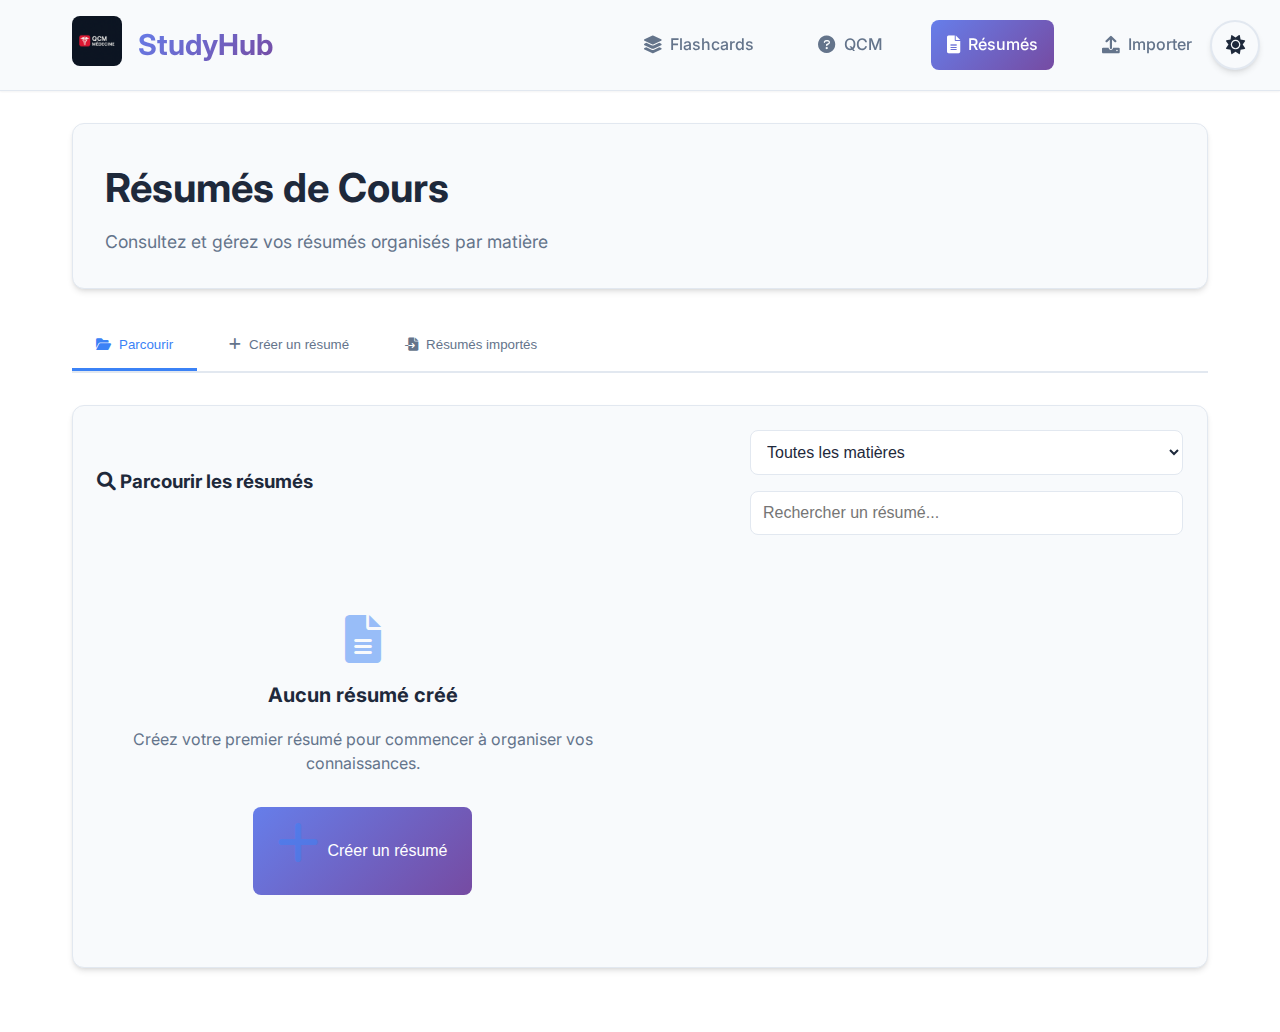
<file: pages/resumes.html>
<!DOCTYPE html>
<html lang="fr" data-theme="light">
<head>
  <meta charset="UTF-8">
  <meta name="viewport" content="width=device-width, initial-scale=1.0">
  <title>Résumés - StudyHub</title>
  <link rel="stylesheet" href="../assets/style.css">
  <link href="https://cdnjs.cloudflare.com/ajax/libs/font-awesome/6.0.0/css/all.min.css" rel="stylesheet">
  <link href="https://fonts.googleapis.com/css2?family=Inter:wght@300;400;500;600;700&display=swap" rel="stylesheet">
</head>
<body>
  <div class="theme-toggle">
    <button id="theme-switch" aria-label="Changer de thème">
      <i class="fas fa-sun"></i>
    </button>
  </div>

  <header class="header">
    <div class="header-content">
      <div class="logo-section">
        <a href="../index.html">
          <img src="../assets/logo.png" id="logo" alt="StudyHub Logo">
        </a>
        <h1>StudyHub</h1>
      </div>
      <nav class="main-nav">
        <ul>
          <li><a href="flashcards.html" class="nav-link">
            <i class="fas fa-layer-group"></i>
            <span>Flashcards</span>
          </a></li>
          <li><a href="qcm.html" class="nav-link">
            <i class="fas fa-question-circle"></i>
            <span>QCM</span>
          </a></li>
          <li><a href="resumes.html" class="nav-link active">
            <i class="fas fa-file-alt"></i>
            <span>Résumés</span>
          </a></li>
          <li><a href="import.html" class="nav-link">
            <i class="fas fa-upload"></i>
            <span>Importer</span>
          </a></li>
        </ul>
      </nav>
    </div>
  </header>

  <main class="main-content">
    <div class="page-header">
      <h1 class="page-title">Résumés de Cours</h1>
      <p class="page-subtitle">Consultez et gérez vos résumés organisés par matière</p>
    </div>

    <!-- Onglets -->
    <div class="tabs-container">
      <div class="tabs">
        <button class="tab-btn active" data-tab="browse">
          <i class="fas fa-folder-open"></i>
          Parcourir
        </button>
        <button class="tab-btn" data-tab="create">
          <i class="fas fa-plus"></i>
          Créer un résumé
        </button>
        <button class="tab-btn" data-tab="imported">
          <i class="fas fa-file-import"></i>
          Résumés importés
        </button>
      </div>

      <!-- Onglet Parcourir -->
      <div class="tab-content active" id="browse-tab">
        <div class="card">
          <div class="browse-header">
            <h3><i class="fas fa-search"></i> Parcourir les résumés</h3>
            <div class="browse-filters">
              <select id="filter-subject-resumes" class="form-select" onchange="resumeManager.filterResumes()">
                <option value="">Toutes les matières</option>
              </select>
              <input type="text" id="search-resumes" class="form-input" placeholder="Rechercher un résumé..." onkeyup="resumeManager.searchResumes()">
            </div>
          </div>
          
          <div id="resumes-grid" class="resumes-grid">
            <!-- Les résumés seront affichés ici -->
          </div>
        </div>
      </div>

      <!-- Onglet Créer -->
      <div class="tab-content" id="create-tab">
        <div class="card">
          <h3><i class="fas fa-edit"></i> Créer un nouveau résumé</h3>
          
          <form id="resume-form">
            <div class="form-group">
              <label for="resume-subject" class="form-label">Matière</label>
              <select id="resume-subject" class="form-select" required>
                <option value="">Sélectionner une matière</option>
              </select>
            </div>

            <div class="form-group">
              <label for="resume-title" class="form-label">Titre du résumé</label>
              <input type="text" id="resume-title" class="form-input" placeholder="Ex: Résumé du chapitre 1" required>
            </div>

            <div class="form-group">
              <label for="resume-description" class="form-label">Description (optionnel)</label>
              <textarea id="resume-description" class="form-textarea" placeholder="Description du résumé..."></textarea>
            </div>

            <div class="form-group">
              <label for="resume-content" class="form-label">Contenu du résumé</label>
              <textarea id="resume-content" class="form-textarea" placeholder="Entrez le contenu de votre résumé..." rows="15" required></textarea>
            </div>

            <div class="form-group">
              <label for="resume-tags" class="form-label">Tags (optionnel)</label>
              <input type="text" id="resume-tags" class="form-input" placeholder="Ex: chapitre1, fonctions, mathématiques">
              <small class="form-help">Séparez les tags par des virgules</small>
            </div>

            <div class="form-actions mt-3">
              <button type="submit" class="btn btn-primary">
                <i class="fas fa-save"></i> Sauvegarder
              </button>
              <button type="button" class="btn btn-secondary" onclick="resumeManager.clearResumeForm()">
                <i class="fas fa-trash"></i> Effacer
              </button>
            </div>
          </form>
        </div>
      </div>

      <!-- Onglet Résumés importés -->
      <div class="tab-content" id="imported-tab">
        <div class="card">
          <h3><i class="fas fa-file-import"></i> Résumés générés automatiquement</h3>
          <p>Ces résumés ont été générés automatiquement à partir de vos documents importés.</p>
          
          <div id="imported-resumes" class="imported-resumes">
            <!-- Les résumés importés seront affichés ici -->
          </div>
        </div>
      </div>
    </div>
  </main>

  <!-- Modal de visualisation de résumé -->
  <div id="resume-modal" class="modal hidden">
    <div class="modal-content resume-modal-content">
      <div class="modal-header">
        <h3 id="modal-resume-title"></h3>
        <button class="modal-close" onclick="resumeManager.closeResumeModal()">
          <i class="fas fa-times"></i>
        </button>
      </div>
      <div class="modal-body">
        <div class="resume-meta">
          <div class="meta-item">
            <i class="fas fa-book"></i>
            <span id="modal-resume-subject"></span>
          </div>
          <div class="meta-item">
            <i class="fas fa-calendar"></i>
            <span id="modal-resume-date"></span>
          </div>
          <div class="meta-item">
            <i class="fas fa-tags"></i>
            <span id="modal-resume-tags"></span>
          </div>
        </div>
        
        <div class="resume-content">
          <h4>Description</h4>
          <p id="modal-resume-description"></p>
          
          <h4>Contenu</h4>
          <div id="modal-resume-content" class="resume-text"></div>
        </div>
      </div>
      <div class="modal-footer">
        <button class="btn btn-primary" onclick="resumeManager.editResume()">
          <i class="fas fa-edit"></i> Modifier
        </button>
        <button class="btn btn-secondary" onclick="resumeManager.exportResume()">
          <i class="fas fa-download"></i> Exporter
        </button>
        <button class="btn btn-error" onclick="resumeManager.deleteResume()">
          <i class="fas fa-trash"></i> Supprimer
        </button>
      </div>
    </div>
  </div>

  <script src="../scripts/main.js"></script>
  <script src="../scripts/auth.js"></script>
  <script src="../scripts/notification-manager.js"></script>
  <script src="../scripts/ai-service.js"></script>
  <script src="../scripts/resumes.js"></script>
</body>
</html>
</file>
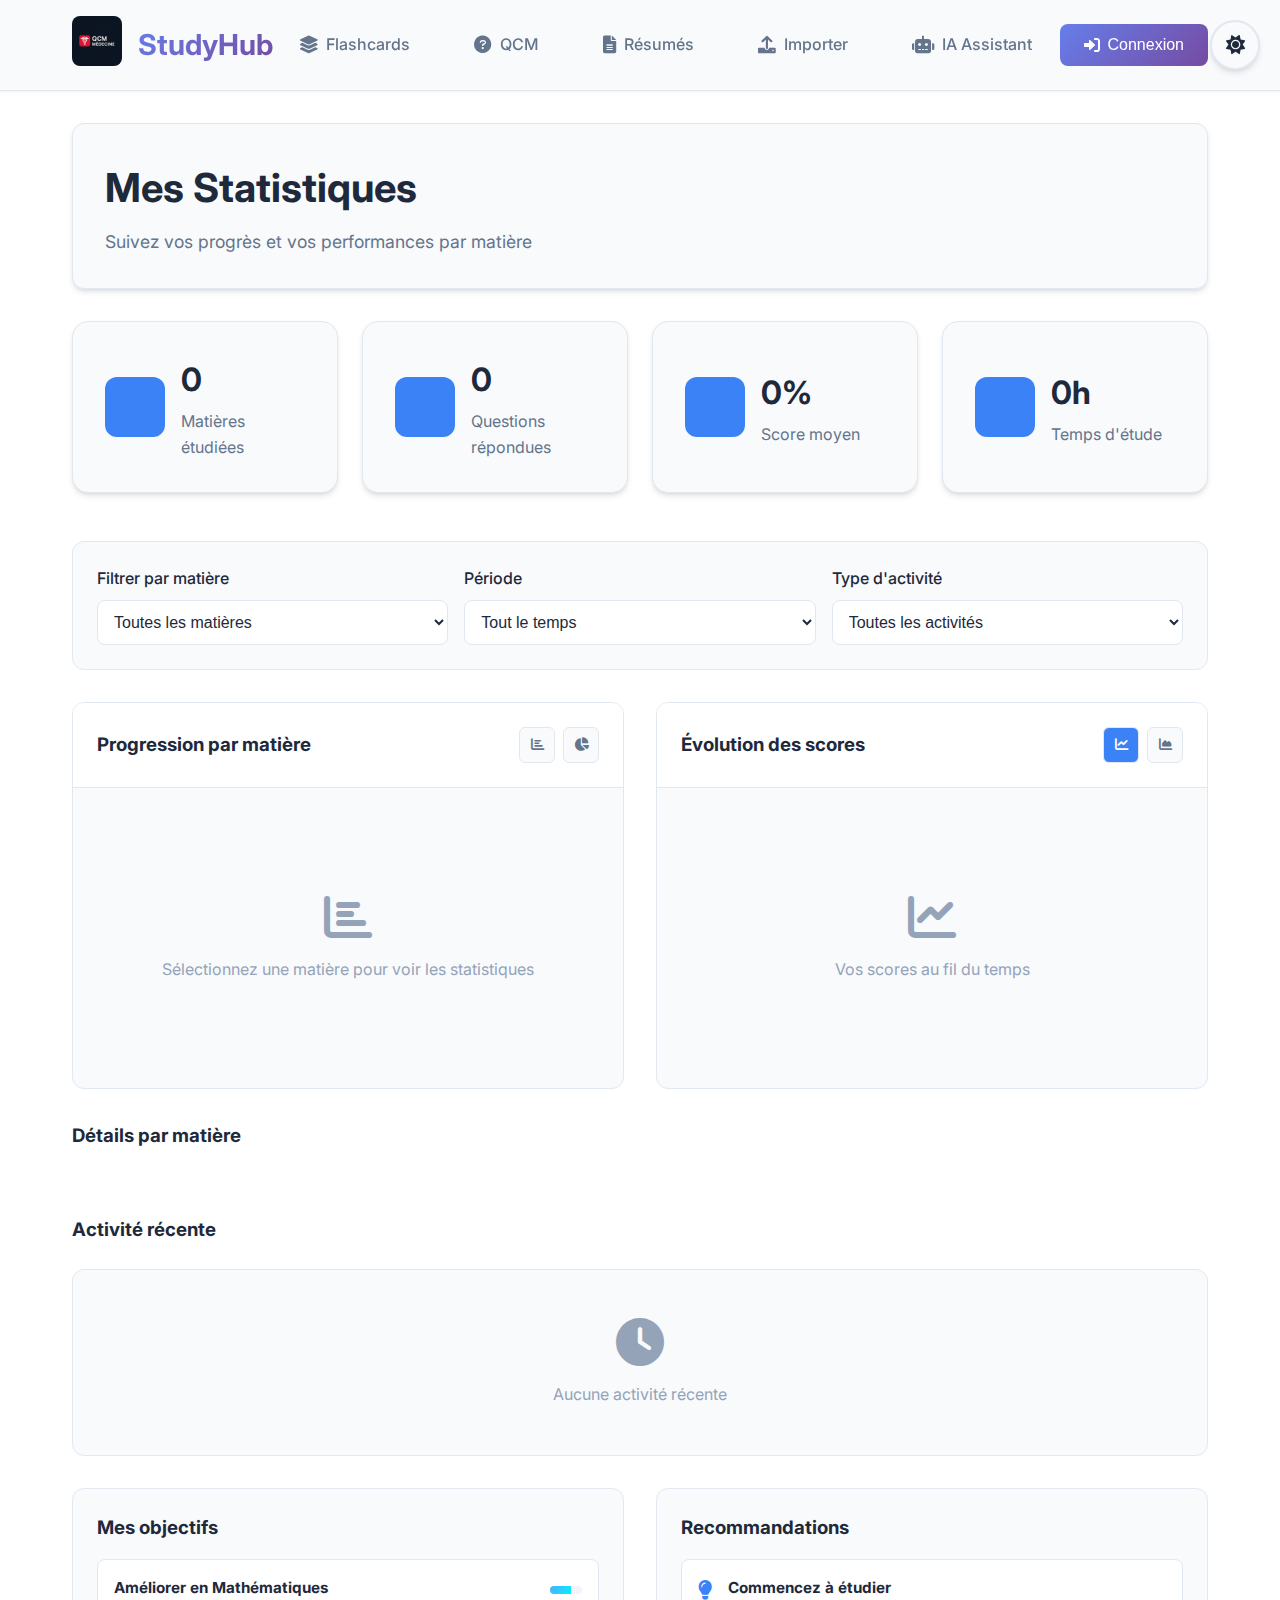
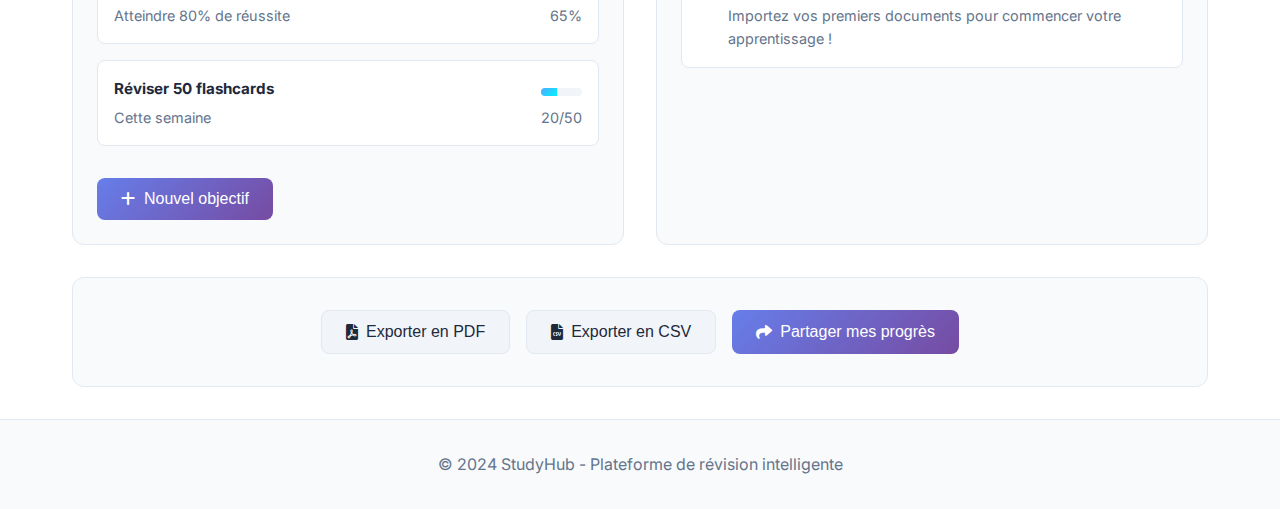
<file: pages/statistics.html>
<!DOCTYPE html>
<html lang="fr" data-theme="light">
<head>
  <meta charset="UTF-8">
  <meta name="viewport" content="width=device-width, initial-scale=1.0">
  <title>Statistiques - StudyHub</title>
  <link rel="stylesheet" href="../assets/style.css">
  <link href="https://cdnjs.cloudflare.com/ajax/libs/font-awesome/6.0.0/css/all.min.css" rel="stylesheet">
  <link href="https://fonts.googleapis.com/css2?family=Inter:wght@300;400;500;600;700&display=swap" rel="stylesheet">
</head>
<body>
  <div class="theme-toggle">
    <button id="theme-switch" aria-label="Changer de thème">
      <i class="fas fa-sun"></i>
    </button>
  </div>

  <header class="header">
    <div class="header-content">
      <div class="logo-section">
        <a href="../index.html">
          <img src="../assets/logo.png" id="logo" alt="StudyHub Logo">
        </a>
        <h1>StudyHub</h1>
      </div>
      <nav class="main-nav">
        <ul>
          <li><a href="flashcards.html" class="nav-link">
            <i class="fas fa-layer-group"></i>
            <span>Flashcards</span>
          </a></li>
          <li><a href="qcm.html" class="nav-link">
            <i class="fas fa-question-circle"></i>
            <span>QCM</span>
          </a></li>
          <li><a href="resumes.html" class="nav-link">
            <i class="fas fa-file-alt"></i>
            <span>Résumés</span>
          </a></li>
          <li><a href="import.html" class="nav-link">
            <i class="fas fa-upload"></i>
            <span>Importer</span>
          </a></li>
          <li><a href="ai-chat.html" class="nav-link">
            <i class="fas fa-robot"></i>
            <span>IA Assistant</span>
          </a></li>
        </ul>
      </nav>
      <div class="user-section">
        <div id="user-info" class="user-info hidden">
          <span id="user-name"></span>
          <button id="logout-btn" class="btn btn-secondary">
            <i class="fas fa-sign-out-alt"></i>
          </button>
        </div>
        <button id="login-btn" class="btn btn-primary">
          <i class="fas fa-sign-in-alt"></i> Connexion
        </button>
      </div>
    </div>
  </header>

  <main class="main-content">
    <div class="page-header">
      <h1 class="page-title">Mes Statistiques</h1>
      <p class="page-subtitle">Suivez vos progrès et vos performances par matière</p>
    </div>

    <!-- Vue d'ensemble -->
    <section class="stats-overview">
      <div class="stats-grid">
        <div class="stat-card">
          <div class="stat-icon">
            <i class="fas fa-book"></i>
          </div>
          <div class="stat-content">
            <h3 id="total-subjects">0</h3>
            <p>Matières étudiées</p>
          </div>
        </div>
        <div class="stat-card">
          <div class="stat-icon">
            <i class="fas fa-question-circle"></i>
          </div>
          <div class="stat-content">
            <h3 id="total-questions">0</h3>
            <p>Questions répondues</p>
          </div>
        </div>
        <div class="stat-card">
          <div class="stat-icon">
            <i class="fas fa-chart-line"></i>
          </div>
          <div class="stat-content">
            <h3 id="avg-score">0%</h3>
            <p>Score moyen</p>
          </div>
        </div>
        <div class="stat-card">
          <div class="stat-icon">
            <i class="fas fa-clock"></i>
          </div>
          <div class="stat-content">
            <h3 id="study-time">0h</h3>
            <p>Temps d'étude</p>
          </div>
        </div>
      </div>
    </section>

    <!-- Filtres et sélection -->
    <section class="stats-filters">
      <div class="filters-container">
        <div class="filter-group">
          <label for="subject-filter" class="form-label">Filtrer par matière</label>
          <select id="subject-filter" class="form-select">
            <option value="">Toutes les matières</option>
          </select>
        </div>
        <div class="filter-group">
          <label for="period-filter" class="form-label">Période</label>
          <select id="period-filter" class="form-select">
            <option value="all">Tout le temps</option>
            <option value="week">Cette semaine</option>
            <option value="month">Ce mois</option>
            <option value="quarter">Ce trimestre</option>
          </select>
        </div>
        <div class="filter-group">
          <label for="type-filter" class="form-label">Type d'activité</label>
          <select id="type-filter" class="form-select">
            <option value="all">Toutes les activités</option>
            <option value="qcm">QCM uniquement</option>
            <option value="flashcards">Flashcards uniquement</option>
          </select>
        </div>
      </div>
    </section>

    <!-- Graphiques et visualisations -->
    <section class="stats-charts">
      <div class="charts-grid">
        <!-- Progression par matière -->
        <div class="chart-card">
          <div class="chart-header">
            <h3>Progression par matière</h3>
            <div class="chart-actions">
              <button class="chart-btn" data-chart="progress">
                <i class="fas fa-chart-bar"></i>
              </button>
              <button class="chart-btn" data-chart="radar">
                <i class="fas fa-chart-pie"></i>
              </button>
            </div>
          </div>
          <div class="chart-container" id="progress-chart">
            <div class="chart-placeholder">
              <i class="fas fa-chart-bar"></i>
              <p>Sélectionnez une matière pour voir les statistiques</p>
            </div>
          </div>
        </div>

        <!-- Évolution des scores -->
        <div class="chart-card">
          <div class="chart-header">
            <h3>Évolution des scores</h3>
            <div class="chart-actions">
              <button class="chart-btn active" data-chart="line">
                <i class="fas fa-chart-line"></i>
              </button>
              <button class="chart-btn" data-chart="area">
                <i class="fas fa-chart-area"></i>
              </button>
            </div>
          </div>
          <div class="chart-container" id="scores-chart">
            <div class="chart-placeholder">
              <i class="fas fa-chart-line"></i>
              <p>Vos scores au fil du temps</p>
            </div>
          </div>
        </div>
      </div>
    </section>

    <!-- Détails par matière -->
    <section class="subject-stats">
      <h3>Détails par matière</h3>
      <div class="subjects-stats-grid" id="subjects-stats">
        <!-- Les statistiques par matière seront générées ici -->
      </div>
    </section>

    <!-- Activité récente -->
    <section class="recent-activity">
      <h3>Activité récente</h3>
      <div class="activity-timeline" id="activity-timeline">
        <!-- L'activité récente sera générée ici -->
      </div>
    </section>

    <!-- Objectifs et recommandations -->
    <section class="goals-recommendations">
      <div class="goals-recommendations-grid">
        <div class="goals-card">
          <h3>Mes objectifs</h3>
          <div class="goals-list" id="goals-list">
            <div class="goal-item">
              <div class="goal-info">
                <h4>Améliorer en Mathématiques</h4>
                <p>Atteindre 80% de réussite</p>
              </div>
              <div class="goal-progress">
                <div class="progress-bar">
                  <div class="progress-bar-fill" style="width: 65%"></div>
                </div>
                <span>65%</span>
              </div>
            </div>
            <div class="goal-item">
              <div class="goal-info">
                <h4>Réviser 50 flashcards</h4>
                <p>Cette semaine</p>
              </div>
              <div class="goal-progress">
                <div class="progress-bar">
                  <div class="progress-bar-fill" style="width: 40%"></div>
                </div>
                <span>20/50</span>
              </div>
            </div>
          </div>
          <button class="btn btn-primary mt-2">
            <i class="fas fa-plus"></i> Nouvel objectif
          </button>
        </div>

        <div class="recommendations-card">
          <h3>Recommandations</h3>
          <div class="recommendations-list" id="recommendations-list">
            <div class="recommendation-item">
              <i class="fas fa-lightbulb"></i>
              <div class="recommendation-content">
                <h4>Réviser les QCM de Physique</h4>
                <p>Votre score a baissé de 15% cette semaine</p>
              </div>
            </div>
            <div class="recommendation-item">
              <i class="fas fa-clock"></i>
              <div class="recommendation-content">
                <h4>Étudier plus régulièrement</h4>
                <p>Essayez de réviser 30 minutes par jour</p>
              </div>
            </div>
            <div class="recommendation-item">
              <i class="fas fa-star"></i>
              <div class="recommendation-content">
                <h4>Excellent travail en Histoire</h4>
                <p>Continuez comme ça !</p>
              </div>
            </div>
          </div>
        </div>
      </div>
    </section>

    <!-- Export et partage -->
    <section class="export-section">
      <div class="export-actions">
        <button class="btn btn-secondary" id="export-pdf">
          <i class="fas fa-file-pdf"></i> Exporter en PDF
        </button>
        <button class="btn btn-secondary" id="export-csv">
          <i class="fas fa-file-csv"></i> Exporter en CSV
        </button>
        <button class="btn btn-primary" id="share-stats">
          <i class="fas fa-share"></i> Partager mes progrès
        </button>
      </div>
    </section>
  </main>

  <footer class="footer">
    <p>&copy; 2024 StudyHub - Plateforme de révision intelligente</p>
  </footer>

  <script src="../scripts/main.js"></script>
  <script src="../scripts/auth.js"></script>
  <script src="../scripts/notification-manager.js"></script>
  <script src="../scripts/ai-service.js"></script>
  <script src="../scripts/statistics.js"></script>
</body>
</html>
</file>
<file: assets/style.css>
/* Variables CSS pour les thèmes */
:root {
  /* Thème clair */
  --bg-primary: #ffffff;
  --bg-secondary: #f8fafc;
  --bg-tertiary: #f1f5f9;
  --text-primary: #1e293b;
  --text-secondary: #64748b;
  --text-muted: #94a3b8;
  --accent-primary: #3b82f6;
  --accent-secondary: #1d4ed8;
  --accent-success: #10b981;
  --accent-warning: #f59e0b;
  --accent-error: #ef4444;
  --border-color: #e2e8f0;
  --shadow-sm: 0 1px 2px 0 rgb(0 0 0 / 0.05);
  --shadow-md: 0 4px 6px -1px rgb(0 0 0 / 0.1), 0 2px 4px -2px rgb(0 0 0 / 0.1);
  --shadow-lg: 0 10px 15px -3px rgb(0 0 0 / 0.1), 0 4px 6px -4px rgb(0 0 0 / 0.1);
  --shadow-xl: 0 20px 25px -5px rgb(0 0 0 / 0.1), 0 8px 10px -6px rgb(0 0 0 / 0.1);
  --gradient-primary: linear-gradient(135deg, #667eea 0%, #764ba2 100%);
  --gradient-secondary: linear-gradient(135deg, #f093fb 0%, #f5576c 100%);
  --gradient-success: linear-gradient(135deg, #4facfe 0%, #00f2fe 100%);
}

[data-theme="dark"] {
  /* Thème sombre */
  --bg-primary: #0f172a;
  --bg-secondary: #1e293b;
  --bg-tertiary: #334155;
  --text-primary: #f8fafc;
  --text-secondary: #cbd5e1;
  --text-muted: #94a3b8;
  --accent-primary: #60a5fa;
  --accent-secondary: #3b82f6;
  --accent-success: #34d399;
  --accent-warning: #fbbf24;
  --accent-error: #f87171;
  --border-color: #334155;
  --shadow-sm: 0 1px 2px 0 rgb(0 0 0 / 0.3);
  --shadow-md: 0 4px 6px -1px rgb(0 0 0 / 0.3), 0 2px 4px -2px rgb(0 0 0 / 0.3);
  --shadow-lg: 0 10px 15px -3px rgb(0 0 0 / 0.3), 0 4px 6px -4px rgb(0 0 0 / 0.3);
  --shadow-xl: 0 20px 25px -5px rgb(0 0 0 / 0.3), 0 8px 10px -6px rgb(0 0 0 / 0.3);
}

/* Reset et base */
* {
  margin: 0;
  padding: 0;
  box-sizing: border-box;
}

body {
  font-family: 'Inter', -apple-system, BlinkMacSystemFont, 'Segoe UI', Roboto, sans-serif;
  background-color: var(--bg-primary);
  color: var(--text-primary);
  line-height: 1.6;
  transition: background-color 0.3s ease, color 0.3s ease;
  min-height: 100vh;
  display: flex;
  flex-direction: column;
}

/* Bouton de changement de thème */
.theme-toggle {
  position: fixed;
  top: 20px;
  right: 20px;
  z-index: 1000;
}

#theme-switch {
  background: var(--bg-secondary);
  border: 2px solid var(--border-color);
  border-radius: 50%;
  width: 50px;
  height: 50px;
  display: flex;
  align-items: center;
  justify-content: center;
  cursor: pointer;
  transition: all 0.3s ease;
  color: var(--text-primary);
  font-size: 1.2rem;
  box-shadow: var(--shadow-md);
}

#theme-switch:hover {
  transform: scale(1.1);
  box-shadow: var(--shadow-lg);
}

/* Header */
.header {
  background: var(--bg-secondary);
  border-bottom: 1px solid var(--border-color);
  box-shadow: var(--shadow-sm);
  position: sticky;
  top: 0;
  z-index: 100;
}

/* Système d'authentification */
.auth-overlay {
  position: fixed;
  top: 0;
  left: 0;
  width: 100%;
  height: 100%;
  background: rgba(0, 0, 0, 0.5);
  display: flex;
  align-items: center;
  justify-content: center;
  z-index: 2000;
  opacity: 0;
  visibility: hidden;
  transition: all 0.3s ease;
}

.auth-overlay.active {
  opacity: 1;
  visibility: visible;
}

.auth-modal {
  background: var(--bg-primary);
  border-radius: 12px;
  box-shadow: var(--shadow-xl);
  width: 90%;
  max-width: 400px;
  overflow: hidden;
  transform: scale(0.9);
  transition: transform 0.3s ease;
}

.auth-overlay.active .auth-modal {
  transform: scale(1);
}

.auth-tabs {
  display: flex;
  border-bottom: 1px solid var(--border-color);
}

.auth-tab {
  flex: 1;
  padding: 1rem;
  background: none;
  border: none;
  color: var(--text-secondary);
  font-weight: 500;
  cursor: pointer;
  transition: all 0.3s ease;
}

.auth-tab:hover {
  color: var(--text-primary);
  background: var(--bg-secondary);
}

.auth-tab.active {
  color: var(--accent-primary);
  border-bottom: 2px solid var(--accent-primary);
}

.auth-form {
  padding: 2rem;
  display: none;
}

.auth-form.active {
  display: block;
}

.auth-form h3 {
  margin-bottom: 1.5rem;
  text-align: center;
  color: var(--text-primary);
}

.btn-google {
  background: #4285f4;
  color: white;
  border: none;
  padding: 0.75rem 1rem;
  border-radius: 8px;
  cursor: pointer;
  font-weight: 500;
  transition: all 0.3s ease;
  width: 100%;
  margin-top: 1rem;
}

.btn-google:hover {
  background: #3367d6;
  transform: translateY(-1px);
}

.form-footer {
  text-align: center;
  margin-top: 1rem;
  padding-top: 1rem;
  border-top: 1px solid var(--border-color);
}

.form-footer a {
  color: var(--accent-primary);
  text-decoration: none;
  font-size: 0.9rem;
  transition: color 0.3s ease;
}

.form-footer a:hover {
  color: var(--accent-secondary);
  text-decoration: underline;
}

.form-description {
  color: var(--text-secondary);
  font-size: 0.9rem;
  margin-bottom: 1.5rem;
  text-align: center;
}

/* Notifications */
.notification-container {
  position: fixed;
  top: 20px;
  right: 20px;
  z-index: 10000;
  display: flex;
  flex-direction: column;
  gap: 10px;
  max-width: 400px;
}

.notification {
  background: var(--bg-secondary);
  border: 1px solid var(--border-color);
  border-radius: 8px;
  padding: 1rem;
  box-shadow: var(--shadow-lg);
  transform: translateX(100%);
  opacity: 0;
  transition: all 0.3s ease;
  position: relative;
  overflow: hidden;
}

.notification.show {
  transform: translateX(0);
  opacity: 1;
}

.notification.hide {
  transform: translateX(100%);
  opacity: 0;
}

.notification-content {
  display: flex;
  align-items: center;
  gap: 0.75rem;
}

.notification-icon {
  font-size: 1.2rem;
  flex-shrink: 0;
}

.notification-message {
  flex: 1;
  font-size: 0.9rem;
  line-height: 1.4;
}

.notification-close {
  background: none;
  border: none;
  color: var(--text-muted);
  cursor: pointer;
  padding: 0.25rem;
  border-radius: 4px;
  transition: color 0.3s ease;
}

.notification-close:hover {
  color: var(--text-primary);
}

.notification-progress {
  position: absolute;
  bottom: 0;
  left: 0;
  height: 3px;
  background: var(--accent-primary);
  animation: notification-progress 5s linear;
}

.notification-success {
  border-left: 4px solid var(--accent-success);
}

.notification-success .notification-icon {
  color: var(--accent-success);
}

.notification-error {
  border-left: 4px solid var(--accent-error);
}

.notification-error .notification-icon {
  color: var(--accent-error);
}

.notification-warning {
  border-left: 4px solid var(--accent-warning);
}

.notification-warning .notification-icon {
  color: var(--accent-warning);
}

.notification-info {
  border-left: 4px solid var(--accent-primary);
}

.notification-info .notification-icon {
  color: var(--accent-primary);
}

@keyframes notification-progress {
  from { width: 100%; }
  to { width: 0%; }
}

/* Section utilisateur dans le header */
.user-section {
  display: flex;
  align-items: center;
  gap: 1rem;
}

.user-info {
  display: flex;
  align-items: center;
  gap: 0.5rem;
  padding: 0.5rem 1rem;
  background: var(--bg-tertiary);
  border-radius: 8px;
  color: var(--text-primary);
}

.user-info span {
  font-weight: 500;
}

.user-info.hidden {
  display: none;
}

#login-btn.hidden {
  display: none;
}

/* Chat IA */
.chat-container {
  display: grid;
  grid-template-columns: 1fr 300px;
  gap: 2rem;
  height: calc(100vh - 200px);
  max-width: 1400px;
  margin: 0 auto;
}

.subject-selector {
  grid-column: 1 / -1;
  margin-bottom: 1rem;
}

.subject-info {
  margin-top: 1rem;
}

.info-card {
  background: var(--bg-secondary);
  border-radius: 8px;
  padding: 1rem;
  border: 1px solid var(--border-color);
}

.info-grid {
  display: grid;
  grid-template-columns: repeat(auto-fit, minmax(150px, 1fr));
  gap: 1rem;
  margin-top: 1rem;
}

.info-item {
  display: flex;
  align-items: center;
  gap: 0.5rem;
  color: var(--text-secondary);
}

.info-item i {
  color: var(--accent-primary);
}

.chat-area {
  display: flex;
  flex-direction: column;
  background: var(--bg-secondary);
  border-radius: 12px;
  border: 1px solid var(--border-color);
  overflow: hidden;
}

.chat-messages {
  flex: 1;
  padding: 1rem;
  overflow-y: auto;
  display: flex;
  flex-direction: column;
  gap: 1rem;
}

.welcome-message {
  display: flex;
  gap: 1rem;
  align-items: flex-start;
  padding: 1rem;
  background: var(--bg-primary);
  border-radius: 8px;
  border: 1px solid var(--border-color);
}

.ai-avatar {
  width: 40px;
  height: 40px;
  background: var(--accent-primary);
  border-radius: 50%;
  display: flex;
  align-items: center;
  justify-content: center;
  color: white;
  flex-shrink: 0;
}

.message-content h4 {
  margin-bottom: 0.5rem;
  color: var(--text-primary);
}

.message-content p {
  color: var(--text-secondary);
  margin-bottom: 1rem;
}

.suggested-questions h5 {
  margin-bottom: 0.5rem;
  color: var(--text-primary);
}

.question-chips {
  display: flex;
  flex-wrap: wrap;
  gap: 0.5rem;
}

.question-chip {
  background: var(--bg-tertiary);
  border: 1px solid var(--border-color);
  border-radius: 20px;
  padding: 0.5rem 1rem;
  cursor: pointer;
  transition: all 0.3s ease;
  color: var(--text-secondary);
  font-size: 0.9rem;
}

.question-chip:hover {
  background: var(--accent-primary);
  color: white;
  transform: translateY(-1px);
}

.message {
  display: flex;
  gap: 1rem;
  align-items: flex-start;
  animation: fadeInUp 0.3s ease;
}

.message-avatar {
  width: 40px;
  height: 40px;
  border-radius: 50%;
  display: flex;
  align-items: center;
  justify-content: center;
  flex-shrink: 0;
}

.user-message .message-avatar {
  background: var(--accent-success);
  color: white;
}

.ai-message .message-avatar {
  background: var(--accent-primary);
  color: white;
}

.message-content {
  flex: 1;
  background: var(--bg-primary);
  padding: 1rem;
  border-radius: 8px;
  border: 1px solid var(--border-color);
  max-width: 80%;
}

.user-message .message-content {
  background: var(--accent-primary);
  color: white;
  margin-left: auto;
}

.message-text {
  margin-bottom: 0.5rem;
  line-height: 1.5;
}

.message-time {
  font-size: 0.8rem;
  color: var(--text-muted);
  text-align: right;
}

.user-message .message-time {
  color: rgba(255, 255, 255, 0.8);
}

.typing-indicator .message-content {
  background: var(--bg-tertiary);
}

.typing-dots {
  display: flex;
  gap: 0.25rem;
  align-items: center;
}

.typing-dots span {
  width: 8px;
  height: 8px;
  background: var(--text-muted);
  border-radius: 50%;
  animation: typing 1.4s infinite ease-in-out;
}

.typing-dots span:nth-child(1) { animation-delay: -0.32s; }
.typing-dots span:nth-child(2) { animation-delay: -0.16s; }

@keyframes typing {
  0%, 80%, 100% {
    transform: scale(0.8);
    opacity: 0.5;
  }
  40% {
    transform: scale(1);
    opacity: 1;
  }
}

.chat-input-area {
  border-top: 1px solid var(--border-color);
  padding: 1rem;
  background: var(--bg-primary);
}

.chat-input-container {
  display: flex;
  gap: 1rem;
  align-items: flex-end;
  margin-bottom: 1rem;
}

#chat-input {
  flex: 1;
  resize: none;
  border: 1px solid var(--border-color);
  border-radius: 8px;
  padding: 0.75rem;
  font-family: inherit;
  background: var(--bg-secondary);
  color: var(--text-primary);
  min-height: 44px;
  max-height: 120px;
}

#chat-input:focus {
  outline: none;
  border-color: var(--accent-primary);
  box-shadow: 0 0 0 3px rgba(59, 130, 246, 0.1);
}

.send-btn {
  background: var(--accent-primary);
  color: white;
  border: none;
  border-radius: 8px;
  width: 44px;
  height: 44px;
  display: flex;
  align-items: center;
  justify-content: center;
  cursor: pointer;
  transition: all 0.3s ease;
}

.send-btn:hover:not(:disabled) {
  background: var(--accent-secondary);
  transform: translateY(-1px);
}

.send-btn:disabled {
  background: var(--text-muted);
  cursor: not-allowed;
}

.chat-actions {
  display: flex;
  gap: 0.5rem;
  justify-content: center;
}

.action-btn {
  background: var(--bg-secondary);
  border: 1px solid var(--border-color);
  border-radius: 6px;
  width: 36px;
  height: 36px;
  display: flex;
  align-items: center;
  justify-content: center;
  cursor: pointer;
  transition: all 0.3s ease;
  color: var(--text-secondary);
}

.action-btn:hover {
  background: var(--accent-primary);
  color: white;
  transform: translateY(-1px);
}

.chat-sidebar {
  background: var(--bg-secondary);
  border-radius: 12px;
  border: 1px solid var(--border-color);
  overflow: hidden;
  display: flex;
  flex-direction: column;
}

.sidebar-header {
  padding: 1rem;
  border-bottom: 1px solid var(--border-color);
  background: var(--bg-primary);
}

.sidebar-header h4 {
  margin: 0;
  color: var(--text-primary);
}

.context-content {
  flex: 1;
  padding: 1rem;
  overflow-y: auto;
}

.empty-context {
  text-align: center;
  color: var(--text-muted);
  padding: 2rem 1rem;
}

.empty-context i {
  font-size: 2rem;
  margin-bottom: 1rem;
  display: block;
}

.context-section {
  margin-bottom: 1.5rem;
}

.context-section h5 {
  margin-bottom: 0.75rem;
  color: var(--text-primary);
  font-size: 0.9rem;
  text-transform: uppercase;
  letter-spacing: 0.5px;
}

.context-items {
  display: flex;
  flex-direction: column;
  gap: 0.5rem;
}

.context-item {
  display: flex;
  align-items: center;
  gap: 0.5rem;
  padding: 0.5rem;
  background: var(--bg-primary);
  border-radius: 6px;
  border: 1px solid var(--border-color);
  font-size: 0.9rem;
  color: var(--text-secondary);
}

.context-item i {
  color: var(--accent-primary);
  font-size: 0.8rem;
}

/* Responsive design pour le chat */
@media (max-width: 1024px) {
  .chat-container {
    grid-template-columns: 1fr;
    height: auto;
  }
  
  .chat-sidebar {
    order: -1;
    margin-bottom: 1rem;
  }
  
  .context-content {
    max-height: 200px;
  }
}

@media (max-width: 768px) {
  .chat-container {
    gap: 1rem;
  }
  
  .message-content {
    max-width: 90%;
  }
  
  .question-chips {
    flex-direction: column;
  }
  
  .question-chip {
    text-align: center;
  }
}

/* Statistiques */
.stats-overview {
  margin-bottom: 2rem;
}

.stats-grid {
  display: grid;
  grid-template-columns: repeat(auto-fit, minmax(250px, 1fr));
  gap: 1.5rem;
}

.stat-card {
  background: var(--bg-secondary);
  border-radius: 12px;
  padding: 1.5rem;
  border: 1px solid var(--border-color);
  display: flex;
  align-items: center;
  gap: 1rem;
  transition: all 0.3s ease;
}

.stat-card:hover {
  transform: translateY(-2px);
  box-shadow: var(--shadow-lg);
}

.stat-icon {
  width: 60px;
  height: 60px;
  border-radius: 12px;
  background: var(--accent-primary);
  display: flex;
  align-items: center;
  justify-content: center;
  color: white;
  font-size: 1.5rem;
  flex-shrink: 0;
}

.stat-content h3 {
  font-size: 2rem;
  font-weight: 700;
  color: var(--text-primary);
  margin-bottom: 0.25rem;
}

.stat-content p {
  color: var(--text-secondary);
  margin: 0;
}

.stats-filters {
  margin-bottom: 2rem;
}

.filters-container {
  display: grid;
  grid-template-columns: repeat(auto-fit, minmax(200px, 1fr));
  gap: 1rem;
  background: var(--bg-secondary);
  padding: 1.5rem;
  border-radius: 12px;
  border: 1px solid var(--border-color);
}

.stats-charts {
  margin-bottom: 2rem;
}

.charts-grid {
  display: grid;
  grid-template-columns: repeat(auto-fit, minmax(400px, 1fr));
  gap: 2rem;
}

.chart-card {
  background: var(--bg-secondary);
  border-radius: 12px;
  border: 1px solid var(--border-color);
  overflow: hidden;
}

.chart-header {
  padding: 1.5rem;
  border-bottom: 1px solid var(--border-color);
  display: flex;
  justify-content: space-between;
  align-items: center;
  background: var(--bg-primary);
}

.chart-header h3 {
  margin: 0;
  color: var(--text-primary);
}

.chart-actions {
  display: flex;
  gap: 0.5rem;
}

.chart-btn {
  background: var(--bg-secondary);
  border: 1px solid var(--border-color);
  border-radius: 6px;
  width: 36px;
  height: 36px;
  display: flex;
  align-items: center;
  justify-content: center;
  cursor: pointer;
  transition: all 0.3s ease;
  color: var(--text-secondary);
}

.chart-btn:hover,
.chart-btn.active {
  background: var(--accent-primary);
  color: white;
}

.chart-container {
  padding: 2rem;
  min-height: 300px;
  display: flex;
  align-items: center;
  justify-content: center;
}

.chart-placeholder {
  text-align: center;
  color: var(--text-muted);
}

.chart-placeholder i {
  font-size: 3rem;
  margin-bottom: 1rem;
  display: block;
}

.subject-stats {
  margin-bottom: 2rem;
}

.subject-stats h3 {
  margin-bottom: 1.5rem;
  color: var(--text-primary);
}

.subjects-stats-grid {
  display: grid;
  grid-template-columns: repeat(auto-fit, minmax(350px, 1fr));
  gap: 1.5rem;
}

.subject-stats-card {
  background: var(--bg-secondary);
  border-radius: 12px;
  padding: 1.5rem;
  border: 1px solid var(--border-color);
  transition: all 0.3s ease;
}

.subject-stats-card:hover {
  transform: translateY(-2px);
  box-shadow: var(--shadow-lg);
}

.subject-stats-header {
  display: flex;
  justify-content: space-between;
  align-items: center;
  margin-bottom: 1rem;
}

.subject-info h4 {
  margin: 0 0 0.25rem 0;
  color: var(--text-primary);
}

.subject-info p {
  margin: 0;
  color: var(--text-secondary);
  font-size: 0.9rem;
}

.subject-score {
  text-align: center;
  padding: 0.75rem 1rem;
  border-radius: 8px;
  background: var(--bg-primary);
}

.subject-score.excellent {
  background: #dcfce7;
  color: #166534;
}

.subject-score.good {
  background: #fef3c7;
  color: #92400e;
}

.subject-score.needs-improvement {
  background: #fee2e2;
  color: #991b1b;
}

.score-number {
  display: block;
  font-size: 1.5rem;
  font-weight: 700;
}

.score-label {
  font-size: 0.8rem;
  opacity: 0.8;
}

.subject-stats-details {
  display: grid;
  grid-template-columns: repeat(auto-fit, minmax(120px, 1fr));
  gap: 1rem;
  margin-bottom: 1rem;
}

.stat-item {
  display: flex;
  align-items: center;
  gap: 0.5rem;
  color: var(--text-secondary);
  font-size: 0.9rem;
}

.stat-item i {
  color: var(--accent-primary);
}

.subject-progress {
  margin-bottom: 1rem;
}

.subject-actions {
  display: flex;
  gap: 0.5rem;
}

.btn-sm {
  padding: 0.5rem 1rem;
  font-size: 0.9rem;
}

.recent-activity {
  margin-bottom: 2rem;
}

.recent-activity h3 {
  margin-bottom: 1.5rem;
  color: var(--text-primary);
}

.activity-timeline {
  background: var(--bg-secondary);
  border-radius: 12px;
  border: 1px solid var(--border-color);
  overflow: hidden;
}

.empty-timeline {
  text-align: center;
  padding: 3rem 2rem;
  color: var(--text-muted);
}

.empty-timeline i {
  font-size: 3rem;
  margin-bottom: 1rem;
  display: block;
}

.activity-item {
  display: flex;
  gap: 1rem;
  padding: 1rem 1.5rem;
  border-bottom: 1px solid var(--border-color);
  transition: background-color 0.3s ease;
}

.activity-item:hover {
  background: var(--bg-primary);
}

.activity-item:last-child {
  border-bottom: none;
}

.activity-icon {
  width: 40px;
  height: 40px;
  border-radius: 50%;
  background: var(--accent-primary);
  display: flex;
  align-items: center;
  justify-content: center;
  color: white;
  flex-shrink: 0;
}

.activity-content h5 {
  margin: 0 0 0.25rem 0;
  color: var(--text-primary);
  font-size: 0.95rem;
}

.activity-content p {
  margin: 0 0 0.25rem 0;
  color: var(--text-secondary);
  font-size: 0.9rem;
}

.activity-time {
  font-size: 0.8rem;
  color: var(--text-muted);
}

.excellent {
  color: #10b981;
  font-weight: 600;
}

.good {
  color: #f59e0b;
  font-weight: 600;
}

.needs-improvement {
  color: #ef4444;
  font-weight: 600;
}

.goals-recommendations {
  margin-bottom: 2rem;
}

.goals-recommendations-grid {
  display: grid;
  grid-template-columns: repeat(auto-fit, minmax(400px, 1fr));
  gap: 2rem;
}

.goals-card,
.recommendations-card {
  background: var(--bg-secondary);
  border-radius: 12px;
  padding: 1.5rem;
  border: 1px solid var(--border-color);
}

.goals-card h3,
.recommendations-card h3 {
  margin-bottom: 1rem;
  color: var(--text-primary);
}

.goals-list {
  margin-bottom: 1rem;
}

.goal-item {
  display: flex;
  justify-content: space-between;
  align-items: center;
  padding: 1rem;
  background: var(--bg-primary);
  border-radius: 8px;
  margin-bottom: 1rem;
  border: 1px solid var(--border-color);
}

.goal-info h4 {
  margin: 0 0 0.25rem 0;
  color: var(--text-primary);
  font-size: 0.95rem;
}

.goal-info p {
  margin: 0;
  color: var(--text-secondary);
  font-size: 0.9rem;
}

.goal-progress {
  text-align: right;
}

.goal-progress span {
  display: block;
  font-size: 0.9rem;
  color: var(--text-secondary);
  margin-top: 0.25rem;
}

.recommendations-list {
  display: flex;
  flex-direction: column;
  gap: 1rem;
}

.recommendation-item {
  display: flex;
  gap: 1rem;
  padding: 1rem;
  background: var(--bg-primary);
  border-radius: 8px;
  border: 1px solid var(--border-color);
}

.recommendation-item i {
  color: var(--accent-primary);
  font-size: 1.2rem;
  margin-top: 0.25rem;
}

.recommendation-content h4 {
  margin: 0 0 0.25rem 0;
  color: var(--text-primary);
  font-size: 0.95rem;
}

.recommendation-content p {
  margin: 0;
  color: var(--text-secondary);
  font-size: 0.9rem;
}

.export-section {
  text-align: center;
  padding: 2rem;
  background: var(--bg-secondary);
  border-radius: 12px;
  border: 1px solid var(--border-color);
}

.export-actions {
  display: flex;
  gap: 1rem;
  justify-content: center;
  flex-wrap: wrap;
}

/* Responsive design pour les statistiques */
@media (max-width: 768px) {
  .stats-grid {
    grid-template-columns: 1fr;
  }
  
  .charts-grid {
    grid-template-columns: 1fr;
  }
  
  .subjects-stats-grid {
    grid-template-columns: 1fr;
  }
  
  .goals-recommendations-grid {
    grid-template-columns: 1fr;
  }
  
  .filters-container {
    grid-template-columns: 1fr;
  }
  
  .export-actions {
    flex-direction: column;
    align-items: center;
  }
  
  .subject-stats-header {
    flex-direction: column;
    align-items: flex-start;
    gap: 1rem;
  }
  
  .subject-actions {
    flex-direction: column;
  }
}

.header-content {
  max-width: 1200px;
  margin: 0 auto;
  padding: 1rem 2rem;
  display: flex;
  align-items: center;
  justify-content: space-between;
}

.logo-section {
  display: flex;
  align-items: center;
  gap: 1rem;
}

#logo {
  height: 50px;
  width: auto;
  border-radius: 8px;
}

.logo-section h1 {
  font-size: 1.8rem;
  font-weight: 700;
  background: var(--gradient-primary);
  -webkit-background-clip: text;
  -webkit-text-fill-color: transparent;
  background-clip: text;
}

.main-nav ul {
  display: flex;
  list-style: none;
  gap: 2rem;
  align-items: center;
}

.nav-link {
  display: flex;
  align-items: center;
  gap: 0.5rem;
  color: var(--text-secondary);
  text-decoration: none;
  font-weight: 500;
  padding: 0.75rem 1rem;
  border-radius: 8px;
  transition: all 0.3s ease;
  position: relative;
  overflow: hidden;
}

.nav-link::before {
  content: '';
  position: absolute;
  top: 0;
  left: -100%;
  width: 100%;
  height: 100%;
  background: var(--gradient-primary);
  transition: left 0.3s ease;
  z-index: -1;
}

.nav-link:hover::before {
  left: 0;
}

.nav-link:hover {
  color: white;
  transform: translateY(-2px);
  box-shadow: var(--shadow-md);
}

.nav-link i {
  font-size: 1.1rem;
}

/* Main content */
.main-content {
  flex: 1;
  max-width: 1200px;
  margin: 0 auto;
  padding: 2rem;
  width: 100%;
}

/* Hero section */
.hero-section {
  text-align: center;
  margin-bottom: 4rem;
  padding: 3rem 0;
}

.hero-title {
  font-size: 3rem;
  font-weight: 700;
  margin-bottom: 1rem;
  background: var(--gradient-primary);
  -webkit-background-clip: text;
  -webkit-text-fill-color: transparent;
  background-clip: text;
}

.hero-subtitle {
  font-size: 1.2rem;
  color: var(--text-secondary);
  margin-bottom: 3rem;
  max-width: 600px;
  margin-left: auto;
  margin-right: auto;
}

.hero-stats {
  display: grid;
  grid-template-columns: repeat(auto-fit, minmax(200px, 1fr));
  gap: 2rem;
  margin-top: 3rem;
}

.stat-card {
  background: var(--bg-secondary);
  padding: 2rem;
  border-radius: 16px;
  box-shadow: var(--shadow-md);
  display: flex;
  align-items: center;
  gap: 1rem;
  transition: transform 0.3s ease, box-shadow 0.3s ease;
  border: 1px solid var(--border-color);
}

.stat-card:hover {
  transform: translateY(-5px);
  box-shadow: var(--shadow-xl);
}

.stat-card i {
  font-size: 2rem;
  color: var(--accent-primary);
}

.stat-info {
  display: flex;
  flex-direction: column;
}

.stat-number {
  font-size: 2rem;
  font-weight: 700;
  color: var(--text-primary);
}

.stat-label {
  color: var(--text-secondary);
  font-size: 0.9rem;
}

/* Features section */
.features-section {
  margin-bottom: 4rem;
}

.features-section h3 {
  font-size: 2rem;
  font-weight: 600;
  text-align: center;
  margin-bottom: 3rem;
  color: var(--text-primary);
}

.features-grid {
  display: grid;
  grid-template-columns: repeat(auto-fit, minmax(280px, 1fr));
  gap: 2rem;
}

.feature-card {
  background: var(--bg-secondary);
  padding: 2rem;
  border-radius: 16px;
  box-shadow: var(--shadow-md);
  text-align: center;
  transition: transform 0.3s ease, box-shadow 0.3s ease;
  border: 1px solid var(--border-color);
  position: relative;
  overflow: hidden;
}

.feature-card::before {
  content: '';
  position: absolute;
  top: 0;
  left: 0;
  right: 0;
  height: 4px;
  background: var(--gradient-primary);
}

.feature-card:hover {
  transform: translateY(-5px);
  box-shadow: var(--shadow-xl);
}

.feature-icon {
  width: 80px;
  height: 80px;
  background: var(--gradient-primary);
  border-radius: 50%;
  display: flex;
  align-items: center;
  justify-content: center;
  margin: 0 auto 1.5rem;
  font-size: 2rem;
  color: white;
}

.feature-card h4 {
  font-size: 1.3rem;
  font-weight: 600;
  margin-bottom: 1rem;
  color: var(--text-primary);
}

.feature-card p {
  color: var(--text-secondary);
  line-height: 1.6;
}

/* Quick actions */
.quick-actions h3 {
  font-size: 2rem;
  font-weight: 600;
  text-align: center;
  margin-bottom: 3rem;
  color: var(--text-primary);
}

.actions-grid {
  display: grid;
  grid-template-columns: repeat(auto-fit, minmax(250px, 1fr));
  gap: 1.5rem;
}

.action-card {
  background: var(--bg-secondary);
  padding: 2rem;
  border-radius: 12px;
  box-shadow: var(--shadow-md);
  text-decoration: none;
  color: var(--text-primary);
  display: flex;
  flex-direction: column;
  align-items: center;
  gap: 1rem;
  transition: all 0.3s ease;
  border: 1px solid var(--border-color);
  position: relative;
  overflow: hidden;
}

.action-card::before {
  content: '';
  position: absolute;
  top: 0;
  left: -100%;
  width: 100%;
  height: 100%;
  background: var(--gradient-primary);
  transition: left 0.3s ease;
  z-index: 0;
}

.action-card:hover::before {
  left: 0;
}

.action-card:hover {
  transform: translateY(-3px);
  box-shadow: var(--shadow-lg);
  color: white;
}

.action-card > * {
  position: relative;
  z-index: 1;
}

.action-card i {
  font-size: 2rem;
}

.action-card span {
  font-weight: 500;
  font-size: 1.1rem;
}

/* Footer */
.footer {
  background: var(--bg-secondary);
  border-top: 1px solid var(--border-color);
  padding: 2rem;
  text-align: center;
  color: var(--text-secondary);
  margin-top: auto;
}

/* Responsive design */
@media (max-width: 768px) {
  .header-content {
    flex-direction: column;
    gap: 1rem;
    padding: 1rem;
  }

  .main-nav ul {
    flex-wrap: wrap;
    justify-content: center;
    gap: 1rem;
  }

  .nav-link span {
    display: none;
  }

  .hero-title {
    font-size: 2rem;
  }

  .hero-stats {
    grid-template-columns: 1fr;
  }

  .features-grid {
    grid-template-columns: 1fr;
  }

  .actions-grid {
    grid-template-columns: 1fr;
  }

  .main-content {
    padding: 1rem;
  }
}

@media (max-width: 480px) {
  .theme-toggle {
    top: 10px;
    right: 10px;
  }

  #theme-switch {
    width: 40px;
    height: 40px;
    font-size: 1rem;
  }

  .hero-title {
    font-size: 1.8rem;
  }

  .stat-card {
    padding: 1.5rem;
  }

  .feature-card {
    padding: 1.5rem;
  }

  .action-card {
    padding: 1.5rem;
  }
}

/* Animations */
@keyframes fadeInUp {
  from {
    opacity: 0;
    transform: translateY(30px);
  }
  to {
    opacity: 1;
    transform: translateY(0);
  }
}

.hero-section,
.features-section,
.quick-actions {
  animation: fadeInUp 0.6s ease-out;
}

/* Styles pour les pages spécifiques */
.page-header {
  background: var(--bg-secondary);
  padding: 2rem;
  border-radius: 12px;
  margin-bottom: 2rem;
  box-shadow: var(--shadow-md);
  border: 1px solid var(--border-color);
}

.page-title {
  font-size: 2.5rem;
  font-weight: 700;
  margin-bottom: 0.5rem;
  color: var(--text-primary);
}

.page-subtitle {
  color: var(--text-secondary);
  font-size: 1.1rem;
}

/* Composants réutilisables */
.btn {
  padding: 0.75rem 1.5rem;
  border: none;
  border-radius: 8px;
  font-weight: 500;
  cursor: pointer;
  transition: all 0.3s ease;
  text-decoration: none;
  display: inline-flex;
  align-items: center;
  gap: 0.5rem;
  font-size: 1rem;
}

.btn-primary {
  background: var(--gradient-primary);
  color: white;
}

.btn-secondary {
  background: var(--bg-tertiary);
  color: var(--text-primary);
  border: 1px solid var(--border-color);
}

.btn-success {
  background: var(--accent-success);
  color: white;
}

.btn-warning {
  background: var(--accent-warning);
  color: white;
}

.btn-error {
  background: var(--accent-error);
  color: white;
}

.btn:hover {
  transform: translateY(-2px);
  box-shadow: var(--shadow-lg);
}

.card {
  background: var(--bg-secondary);
  border-radius: 12px;
  padding: 1.5rem;
  box-shadow: var(--shadow-md);
  border: 1px solid var(--border-color);
  transition: transform 0.3s ease, box-shadow 0.3s ease;
}

.card:hover {
  transform: translateY(-2px);
  box-shadow: var(--shadow-lg);
}

/* Formulaires */
.form-group {
  margin-bottom: 1.5rem;
}

.form-label {
  display: block;
  margin-bottom: 0.5rem;
  font-weight: 500;
  color: var(--text-primary);
}

.form-input,
.form-textarea,
.form-select {
  width: 100%;
  padding: 0.75rem;
  border: 1px solid var(--border-color);
  border-radius: 8px;
  background: var(--bg-primary);
  color: var(--text-primary);
  font-size: 1rem;
  transition: border-color 0.3s ease, box-shadow 0.3s ease;
}

.form-input:focus,
.form-textarea:focus,
.form-select:focus {
  outline: none;
  border-color: var(--accent-primary);
  box-shadow: 0 0 0 3px rgba(59, 130, 246, 0.1);
}

.form-textarea {
  resize: vertical;
  min-height: 100px;
}

/* Alertes */
.alert {
  padding: 1rem;
  border-radius: 8px;
  margin-bottom: 1rem;
  border: 1px solid;
}

.alert-success {
  background: rgba(16, 185, 129, 0.1);
  border-color: var(--accent-success);
  color: var(--accent-success);
}

.alert-warning {
  background: rgba(245, 158, 11, 0.1);
  border-color: var(--accent-warning);
  color: var(--accent-warning);
}

.alert-error {
  background: rgba(239, 68, 68, 0.1);
  border-color: var(--accent-error);
  color: var(--accent-error);
}

.alert-info {
  background: rgba(59, 130, 246, 0.1);
  border-color: var(--accent-primary);
  color: var(--accent-primary);
}

/* Progress bar */
.progress-bar {
  width: 100%;
  background: var(--bg-tertiary);
  border-radius: 10px;
  overflow: hidden;
  margin: 10px 0;
  height: 8px;
}

.progress-bar-fill {
  height: 100%;
  background: var(--gradient-success);
  width: 0%;
  transition: width 0.5s ease-in-out;
}

/* Flashcards */
.flashcard {
  width: 300px;
  height: 200px;
  perspective: 1000px;
  margin: 20px auto;
  position: relative;
  cursor: pointer;
}

.flashcard .front, .flashcard .back {
  width: 100%;
  height: 100%;
  position: absolute;
  backface-visibility: hidden;
  border: 1px solid var(--border-color);
  display: flex;
  align-items: center;
  justify-content: center;
  font-size: 18px;
  border-radius: 12px;
  box-shadow: var(--shadow-md);
  transition: transform 0.6s ease-in-out;
  background: var(--bg-secondary);
  color: var(--text-primary);
  padding: 1rem;
  text-align: center;
}

.flashcard .back {
  transform: rotateY(180deg);
  background: var(--bg-tertiary);
}

.flashcard.flipped .front {
  transform: rotateY(180deg);
}

.flashcard.flipped .back {
  transform: rotateY(360deg);
}

/* QCM styles */
.qcm-container {
  max-width: 800px;
  margin: 0 auto;
}

.question-card {
  background: var(--bg-secondary);
  border-radius: 12px;
  padding: 2rem;
  margin-bottom: 2rem;
  box-shadow: var(--shadow-md);
  border: 1px solid var(--border-color);
}

.question-text {
  font-size: 1.2rem;
  font-weight: 500;
  margin-bottom: 1.5rem;
  color: var(--text-primary);
}

.answer-options {
  display: flex;
  flex-direction: column;
  gap: 1rem;
}

.answer-option {
  padding: 1rem;
  border: 2px solid var(--border-color);
  border-radius: 8px;
  cursor: pointer;
  transition: all 0.3s ease;
  background: var(--bg-primary);
  color: var(--text-primary);
  font-weight: 500;
}

.answer-option:hover {
  border-color: var(--accent-primary);
  transform: translateX(5px);
}

.answer-option.correct {
  border-color: var(--accent-success);
  background: rgba(16, 185, 129, 0.1);
}

.answer-option.incorrect {
  border-color: var(--accent-error);
  background: rgba(239, 68, 68, 0.1);
}

.answer-option.selected {
  border-color: var(--accent-primary);
  background: rgba(59, 130, 246, 0.1);
}

/* File upload */
.file-upload-area {
  border: 2px dashed var(--border-color);
  border-radius: 12px;
  padding: 3rem;
  text-align: center;
  background: var(--bg-secondary);
  transition: all 0.3s ease;
  cursor: pointer;
}

.file-upload-area:hover {
  border-color: var(--accent-primary);
  background: var(--bg-tertiary);
}

.file-upload-area.dragover {
  border-color: var(--accent-primary);
  background: rgba(59, 130, 246, 0.1);
}

.upload-icon {
  font-size: 3rem;
  color: var(--text-muted);
  margin-bottom: 1rem;
}

/* Loading spinner */
.spinner {
  width: 40px;
  height: 40px;
  border: 4px solid var(--border-color);
  border-top: 4px solid var(--accent-primary);
  border-radius: 50%;
  animation: spin 1s linear infinite;
  margin: 0 auto;
}

@keyframes spin {
  0% { transform: rotate(0deg); }
  100% { transform: rotate(360deg); }
}

/* Grid layouts */
.grid-2 {
  display: grid;
  grid-template-columns: repeat(auto-fit, minmax(300px, 1fr));
  gap: 2rem;
}

.grid-3 {
  display: grid;
  grid-template-columns: repeat(auto-fit, minmax(250px, 1fr));
  gap: 1.5rem;
}

.grid-4 {
  display: grid;
  grid-template-columns: repeat(auto-fit, minmax(200px, 1fr));
  gap: 1rem;
}

/* Onglets */
.tabs-container {
  margin-bottom: 2rem;
}

.tabs {
  display: flex;
  gap: 0.5rem;
  margin-bottom: 2rem;
  border-bottom: 2px solid var(--border-color);
  overflow-x: auto;
}

.tab-btn {
  background: none;
  border: none;
  padding: 1rem 1.5rem;
  cursor: pointer;
  font-weight: 500;
  color: var(--text-secondary);
  border-bottom: 3px solid transparent;
  transition: all 0.3s ease;
  display: flex;
  align-items: center;
  gap: 0.5rem;
  white-space: nowrap;
}

.tab-btn:hover {
  color: var(--text-primary);
  background: var(--bg-tertiary);
}

.tab-btn.active {
  color: var(--accent-primary);
  border-bottom-color: var(--accent-primary);
}

.tab-content {
  display: none;
}

.tab-content.active {
  display: block;
  animation: fadeIn 0.3s ease;
}

@keyframes fadeIn {
  from { opacity: 0; transform: translateY(10px); }
  to { opacity: 1; transform: translateY(0); }
}

/* Modales */
.modal {
  position: fixed;
  top: 0;
  left: 0;
  width: 100%;
  height: 100%;
  background: rgba(0, 0, 0, 0.5);
  display: flex;
  align-items: center;
  justify-content: center;
  z-index: 10000;
  backdrop-filter: blur(5px);
}

.modal-content {
  background: var(--bg-primary);
  border-radius: 12px;
  max-width: 600px;
  width: 90%;
  max-height: 90vh;
  overflow-y: auto;
  box-shadow: var(--shadow-xl);
  border: 1px solid var(--border-color);
}

.modal-header {
  padding: 1.5rem;
  border-bottom: 1px solid var(--border-color);
  display: flex;
  align-items: center;
  justify-content: space-between;
}

.modal-header h3 {
  margin: 0;
  color: var(--text-primary);
}

.modal-close {
  background: none;
  border: none;
  font-size: 1.5rem;
  cursor: pointer;
  color: var(--text-secondary);
  padding: 0.5rem;
  border-radius: 50%;
  transition: all 0.3s ease;
}

.modal-close:hover {
  background: var(--bg-tertiary);
  color: var(--text-primary);
}

.modal-body {
  padding: 1.5rem;
}

.modal-footer {
  padding: 1.5rem;
  border-top: 1px solid var(--border-color);
  display: flex;
  gap: 1rem;
  justify-content: flex-end;
}

/* Résultats QCM */
.results-summary {
  text-align: center;
  margin-bottom: 2rem;
}

.score-display {
  margin-bottom: 2rem;
}

.score-circle {
  width: 120px;
  height: 120px;
  border-radius: 50%;
  background: var(--gradient-success);
  display: flex;
  align-items: center;
  justify-content: center;
  margin: 0 auto 1rem;
  font-size: 2rem;
  font-weight: 700;
  color: white;
}

.results-details {
  display: grid;
  grid-template-columns: repeat(auto-fit, minmax(150px, 1fr));
  gap: 1rem;
  margin-bottom: 2rem;
}

.result-item {
  display: flex;
  justify-content: space-between;
  padding: 0.5rem;
  background: var(--bg-secondary);
  border-radius: 8px;
}

.result-label {
  font-weight: 500;
  color: var(--text-secondary);
}

.result-value {
  font-weight: 600;
  color: var(--text-primary);
}

.question-review {
  border-top: 1px solid var(--border-color);
  padding-top: 2rem;
}

.review-item {
  margin-bottom: 1.5rem;
  padding: 1rem;
  border-radius: 8px;
  border: 1px solid var(--border-color);
}

.review-item.correct {
  background: rgba(16, 185, 129, 0.1);
  border-color: var(--accent-success);
}

.review-item.incorrect {
  background: rgba(239, 68, 68, 0.1);
  border-color: var(--accent-error);
}

.review-question h5 {
  margin-bottom: 0.5rem;
  color: var(--text-primary);
}

.review-answers {
  display: grid;
  grid-template-columns: repeat(auto-fit, minmax(200px, 1fr));
  gap: 0.5rem;
  margin-top: 1rem;
}

.review-answer {
  padding: 0.5rem;
  border-radius: 6px;
  display: flex;
  align-items: center;
  gap: 0.5rem;
  background: var(--bg-primary);
  border: 1px solid var(--border-color);
}

.review-answer.correct {
  background: rgba(16, 185, 129, 0.2);
  border-color: var(--accent-success);
}

.review-answer.selected {
  background: rgba(59, 130, 246, 0.2);
  border-color: var(--accent-primary);
}

.answer-letter {
  width: 24px;
  height: 24px;
  border-radius: 50%;
  background: var(--accent-primary);
  color: white;
  display: flex;
  align-items: center;
  justify-content: center;
  font-size: 0.8rem;
  font-weight: 600;
}

/* QCM spécifique */
.qcm-header {
  display: flex;
  justify-content: space-between;
  align-items: center;
  margin-bottom: 2rem;
  flex-wrap: wrap;
  gap: 1rem;
}

.qcm-progress {
  display: flex;
  flex-direction: column;
  gap: 0.5rem;
  min-width: 200px;
}

.qcm-actions {
  display: flex;
  gap: 1rem;
  justify-content: center;
  margin-top: 2rem;
}

.qcm-card {
  cursor: pointer;
  transition: transform 0.3s ease, box-shadow 0.3s ease;
}

.qcm-card:hover {
  transform: translateY(-5px);
  box-shadow: var(--shadow-lg);
}

.qcm-meta {
  display: flex;
  gap: 1rem;
  margin: 1rem 0;
  font-size: 0.9rem;
  color: var(--text-secondary);
}

.question-item {
  margin-bottom: 2rem;
  position: relative;
}

.question-header {
  display: flex;
  justify-content: space-between;
  align-items: center;
  margin-bottom: 1rem;
}

.question-header h4 {
  margin: 0;
  color: var(--text-primary);
}

.answers-container {
  display: grid;
  grid-template-columns: repeat(auto-fit, minmax(200px, 1fr));
  gap: 1rem;
  margin: 1rem 0;
}

.answer-letter {
  width: 30px;
  height: 30px;
  border-radius: 50%;
  background: var(--accent-primary);
  color: white;
  display: flex;
  align-items: center;
  justify-content: center;
  font-weight: 600;
  margin-right: 1rem;
}

/* Statistiques */
.stats-overview {
  margin-bottom: 3rem;
}

.stats-details {
  margin-bottom: 3rem;
}

.subject-stats {
  display: flex;
  flex-direction: column;
  gap: 0.5rem;
}

.stat-item {
  display: flex;
  justify-content: space-between;
  padding: 0.5rem 0;
  border-bottom: 1px solid var(--border-color);
}

.stat-label {
  color: var(--text-secondary);
}

.stat-value {
  font-weight: 600;
  color: var(--text-primary);
}

.recent-results {
  margin-bottom: 2rem;
}

.result-item {
  margin-bottom: 1rem;
}

.result-header {
  display: flex;
  justify-content: space-between;
  align-items: center;
  margin-bottom: 0.5rem;
}

.result-header h5 {
  margin: 0;
  color: var(--text-primary);
}

.result-score {
  padding: 0.25rem 0.75rem;
  border-radius: 20px;
  font-weight: 600;
  font-size: 0.9rem;
}

.result-score.good {
  background: rgba(16, 185, 129, 0.2);
  color: var(--accent-success);
}

.result-score.average {
  background: rgba(245, 158, 11, 0.2);
  color: var(--accent-warning);
}

.result-score.poor {
  background: rgba(239, 68, 68, 0.2);
  color: var(--accent-error);
}

.result-details {
  display: flex;
  gap: 1rem;
  font-size: 0.9rem;
  color: var(--text-secondary);
  flex-wrap: wrap;
}

/* Navigation active */
.nav-link.active {
  background: var(--gradient-primary);
  color: white;
}

/* Form actions */
.form-actions {
  display: flex;
  gap: 1rem;
  justify-content: flex-end;
  flex-wrap: wrap;
}

/* File upload styles */
.file-upload-section {
  margin: 2rem 0;
}

.file-upload-area {
  border: 2px dashed var(--border-color);
  border-radius: 12px;
  padding: 3rem;
  text-align: center;
  background: var(--bg-secondary);
  transition: all 0.3s ease;
  cursor: pointer;
  position: relative;
}

.file-upload-area:hover {
  border-color: var(--accent-primary);
  background: var(--bg-tertiary);
}

.file-upload-area.dragover {
  border-color: var(--accent-primary);
  background: rgba(59, 130, 246, 0.1);
  transform: scale(1.02);
}

.upload-icon {
  font-size: 3rem;
  color: var(--text-muted);
  margin-bottom: 1rem;
}

.file-upload-area h4 {
  margin-bottom: 0.5rem;
  color: var(--text-primary);
}

.file-upload-area p {
  color: var(--text-secondary);
  margin-bottom: 0.5rem;
}

.file-types {
  font-size: 0.9rem;
  color: var(--text-muted);
  margin-top: 1rem;
}

.file-preview {
  background: var(--bg-secondary);
  border: 1px solid var(--border-color);
  border-radius: 8px;
  padding: 1rem;
  margin-top: 1rem;
}

.file-info {
  display: flex;
  align-items: center;
  gap: 1rem;
}

.file-info i {
  font-size: 2rem;
  color: var(--accent-primary);
}

.file-details {
  flex: 1;
  display: flex;
  flex-direction: column;
  gap: 0.25rem;
}

.file-name {
  font-weight: 600;
  color: var(--text-primary);
}

.file-size {
  font-size: 0.9rem;
  color: var(--text-secondary);
}

/* Processing options */
.processing-options {
  margin: 2rem 0;
  padding: 1.5rem;
  background: var(--bg-secondary);
  border-radius: 8px;
  border: 1px solid var(--border-color);
}

.processing-options h4 {
  margin-bottom: 1rem;
  color: var(--text-primary);
}

.options-grid {
  display: grid;
  grid-template-columns: repeat(auto-fit, minmax(250px, 1fr));
  gap: 1rem;
}

.option-item {
  display: flex;
  align-items: center;
  gap: 1rem;
  padding: 1rem;
  border: 1px solid var(--border-color);
  border-radius: 8px;
  cursor: pointer;
  transition: all 0.3s ease;
  background: var(--bg-primary);
}

.option-item:hover {
  border-color: var(--accent-primary);
  background: var(--bg-secondary);
}

.option-item input[type="checkbox"] {
  display: none;
}

.checkmark {
  width: 20px;
  height: 20px;
  border: 2px solid var(--border-color);
  border-radius: 4px;
  position: relative;
  transition: all 0.3s ease;
}

.option-item input[type="checkbox"]:checked + .checkmark {
  background: var(--accent-primary);
  border-color: var(--accent-primary);
}

.option-item input[type="checkbox"]:checked + .checkmark::after {
  content: '✓';
  position: absolute;
  top: 50%;
  left: 50%;
  transform: translate(-50%, -50%);
  color: white;
  font-size: 0.8rem;
  font-weight: bold;
}

.option-content {
  display: flex;
  align-items: center;
  gap: 1rem;
  flex: 1;
}

.option-content i {
  font-size: 1.5rem;
  color: var(--accent-primary);
}

.option-content strong {
  display: block;
  color: var(--text-primary);
  margin-bottom: 0.25rem;
}

.option-content small {
  color: var(--text-secondary);
  font-size: 0.9rem;
}

/* Files grid */
.files-grid {
  display: grid;
  grid-template-columns: repeat(auto-fit, minmax(300px, 1fr));
  gap: 1.5rem;
  margin-top: 2rem;
}

.file-card {
  transition: transform 0.3s ease, box-shadow 0.3s ease;
}

.file-card:hover {
  transform: translateY(-2px);
  box-shadow: var(--shadow-lg);
}

.file-card-header {
  display: flex;
  align-items: flex-start;
  gap: 1rem;
  margin-bottom: 1rem;
}

.file-icon {
  font-size: 2rem;
  color: var(--accent-primary);
  flex-shrink: 0;
}

.file-info h4 {
  margin: 0 0 0.5rem 0;
  color: var(--text-primary);
}

.file-info p {
  margin: 0 0 1rem 0;
  color: var(--text-secondary);
  font-size: 0.9rem;
}

.file-meta {
  display: flex;
  flex-wrap: wrap;
  gap: 1rem;
  font-size: 0.8rem;
  color: var(--text-muted);
}

.file-meta span {
  display: flex;
  align-items: center;
  gap: 0.25rem;
}

.file-status {
  display: flex;
  flex-direction: column;
  align-items: center;
  gap: 0.25rem;
  padding: 0.5rem;
  border-radius: 6px;
  font-size: 0.8rem;
  font-weight: 500;
}

.status-uploaded {
  background: rgba(59, 130, 246, 0.1);
  color: var(--accent-primary);
}

.status-processing {
  background: rgba(245, 158, 11, 0.1);
  color: var(--accent-warning);
}

.status-completed {
  background: rgba(16, 185, 129, 0.1);
  color: var(--accent-success);
}

.status-error {
  background: rgba(239, 68, 68, 0.1);
  color: var(--accent-error);
}

.file-actions {
  display: flex;
  gap: 0.5rem;
  flex-wrap: wrap;
}

.file-actions .btn {
  flex: 1;
  min-width: 80px;
  font-size: 0.9rem;
  padding: 0.5rem 1rem;
}

/* Processing info */
.processing-info {
  margin: 2rem 0;
}

.info-grid {
  display: grid;
  grid-template-columns: repeat(auto-fit, minmax(200px, 1fr));
  gap: 1.5rem;
  margin-top: 1.5rem;
}

.info-item {
  text-align: center;
  padding: 1.5rem;
  background: var(--bg-secondary);
  border-radius: 8px;
  border: 1px solid var(--border-color);
}

.info-icon {
  width: 60px;
  height: 60px;
  background: var(--gradient-primary);
  border-radius: 50%;
  display: flex;
  align-items: center;
  justify-content: center;
  margin: 0 auto 1rem;
  font-size: 1.5rem;
  color: white;
}

.info-item h5 {
  margin-bottom: 0.5rem;
  color: var(--text-primary);
}

.info-item p {
  color: var(--text-secondary);
  font-size: 0.9rem;
}

/* Processing limitations */
.processing-limitations {
  margin: 2rem 0;
  padding: 1.5rem;
  background: var(--bg-secondary);
  border-radius: 8px;
  border: 1px solid var(--border-color);
}

.limitations-list {
  margin-top: 1rem;
}

.limitation-item {
  display: flex;
  align-items: center;
  gap: 0.75rem;
  padding: 0.75rem 0;
  border-bottom: 1px solid var(--border-color);
}

.limitation-item:last-child {
  border-bottom: none;
}

.limitation-item i {
  color: var(--accent-warning);
  flex-shrink: 0;
}

/* Progress steps */
.progress-steps {
  margin-bottom: 2rem;
}

.step {
  display: flex;
  align-items: center;
  gap: 1rem;
  padding: 1rem;
  margin-bottom: 1rem;
  border-radius: 8px;
  background: var(--bg-secondary);
  border: 1px solid var(--border-color);
  opacity: 0.5;
  transition: all 0.3s ease;
}

.step.active {
  opacity: 1;
  border-color: var(--accent-primary);
  background: rgba(59, 130, 246, 0.1);
}

.step-icon {
  width: 40px;
  height: 40px;
  background: var(--accent-primary);
  border-radius: 50%;
  display: flex;
  align-items: center;
  justify-content: center;
  color: white;
  font-size: 1.2rem;
}

.step.active .step-icon {
  background: var(--accent-primary);
}

.step-content h5 {
  margin: 0 0 0.25rem 0;
  color: var(--text-primary);
}

.step-content p {
  margin: 0;
  color: var(--text-secondary);
  font-size: 0.9rem;
}

/* Queue items */
.processing-queue {
  margin-top: 1rem;
}

.queue-item {
  display: flex;
  justify-content: space-between;
  align-items: center;
  padding: 1rem;
  background: var(--bg-secondary);
  border-radius: 8px;
  border: 1px solid var(--border-color);
  margin-bottom: 0.5rem;
}

.queue-file-info {
  display: flex;
  align-items: center;
  gap: 0.75rem;
}

.queue-file-info i {
  color: var(--accent-primary);
}

.queue-status {
  display: flex;
  align-items: center;
  gap: 0.5rem;
  color: var(--accent-warning);
  font-size: 0.9rem;
}

/* Generated content */
.generated-content {
  margin-top: 2rem;
}

/* Flashcards specific styles */
.subjects-grid {
  display: grid;
  grid-template-columns: repeat(auto-fit, minmax(300px, 1fr));
  gap: 1.5rem;
  margin-top: 2rem;
}

.subject-card {
  transition: transform 0.3s ease, box-shadow 0.3s ease;
}

.subject-card:hover {
  transform: translateY(-2px);
  box-shadow: var(--shadow-lg);
}

.subject-card-header {
  display: flex;
  align-items: center;
  gap: 1rem;
  margin-bottom: 1rem;
}

.subject-icon {
  width: 50px;
  height: 50px;
  background: var(--gradient-primary);
  border-radius: 50%;
  display: flex;
  align-items: center;
  justify-content: center;
  color: white;
  font-size: 1.5rem;
}

.subject-info h4 {
  margin: 0 0 0.25rem 0;
  color: var(--text-primary);
}

.subject-info p {
  margin: 0;
  color: var(--text-secondary);
  font-size: 0.9rem;
}

.subject-progress {
  margin-left: auto;
}

.progress-circle {
  width: 40px;
  height: 40px;
  border-radius: 50%;
  background: var(--gradient-success);
  display: flex;
  align-items: center;
  justify-content: center;
  color: white;
  font-weight: 600;
  font-size: 0.8rem;
}

.subject-actions {
  display: flex;
  gap: 0.5rem;
}

.subject-actions .btn {
  flex: 1;
  font-size: 0.9rem;
  padding: 0.5rem 1rem;
}

/* Flashcards section */
.flashcards-section {
  margin-top: 2rem;
}

.flashcards-header {
  display: flex;
  justify-content: space-between;
  align-items: center;
  margin-bottom: 2rem;
  flex-wrap: wrap;
  gap: 1rem;
}

.flashcards-controls {
  display: flex;
  align-items: center;
  gap: 1rem;
}

#card-counter {
  font-weight: 600;
  color: var(--text-primary);
  min-width: 60px;
  text-align: center;
}

.progress-section {
  margin-bottom: 2rem;
}

.progress-info {
  display: flex;
  justify-content: space-between;
  margin-bottom: 0.5rem;
  font-size: 0.9rem;
  color: var(--text-secondary);
}

.flashcard-display {
  display: flex;
  justify-content: center;
  margin: 2rem 0;
  min-height: 300px;
}

.flashcard {
  width: 400px;
  height: 250px;
  perspective: 1000px;
  cursor: pointer;
  position: relative;
}

.flashcard .front, .flashcard .back {
  width: 100%;
  height: 100%;
  position: absolute;
  backface-visibility: hidden;
  border: 1px solid var(--border-color);
  display: flex;
  flex-direction: column;
  align-items: center;
  justify-content: center;
  font-size: 18px;
  border-radius: 12px;
  box-shadow: var(--shadow-md);
  transition: transform 0.6s ease-in-out;
  background: var(--bg-secondary);
  color: var(--text-primary);
  padding: 2rem;
  text-align: center;
}

.flashcard .back {
  transform: rotateY(180deg);
  background: var(--bg-tertiary);
}

.flashcard.flipped .front {
  transform: rotateY(180deg);
}

.flashcard.flipped .back {
  transform: rotateY(360deg);
}

.flashcard h4 {
  margin-bottom: 1rem;
  color: var(--accent-primary);
  font-size: 1.2rem;
}

.flashcard p {
  font-size: 1.1rem;
  line-height: 1.6;
}

.flashcard-actions {
  display: flex;
  gap: 1rem;
  justify-content: center;
  margin-top: 2rem;
}

.flashcard-actions .btn {
  min-width: 120px;
}

/* Flashcard creation */
.flashcard-creation-item {
  margin-bottom: 2rem;
  position: relative;
}

.flashcard-creation-header {
  display: flex;
  justify-content: space-between;
  align-items: center;
  margin-bottom: 1rem;
}

.flashcard-creation-header h4 {
  margin: 0;
  color: var(--text-primary);
}

/* Subjects header */
.subjects-header {
  display: flex;
  justify-content: space-between;
  align-items: center;
  margin-bottom: 2rem;
  flex-wrap: wrap;
  gap: 1rem;
}

.subjects-header h3 {
  margin: 0;
  color: var(--text-primary);
}

.content-section {
  margin-bottom: 2rem;
  padding: 1rem;
  background: var(--bg-secondary);
  border-radius: 8px;
  border: 1px solid var(--border-color);
}

.content-section h5 {
  margin-bottom: 1rem;
  color: var(--text-primary);
  border-bottom: 1px solid var(--border-color);
  padding-bottom: 0.5rem;
}

.qcm-item {
  margin-bottom: 1rem;
  padding: 1rem;
  background: var(--bg-primary);
  border-radius: 6px;
  border: 1px solid var(--border-color);
}

.qcm-item p {
  margin-bottom: 0.5rem;
  font-weight: 500;
}

.qcm-item ul {
  margin: 0;
  padding-left: 1.5rem;
}

.qcm-item li {
  margin-bottom: 0.25rem;
}

.flashcard-item {
  margin-bottom: 1rem;
  padding: 1rem;
  background: var(--bg-primary);
  border-radius: 6px;
  border: 1px solid var(--border-color);
}

.flashcard-item p {
  margin-bottom: 0.5rem;
}

.flashcard-item p:last-child {
  margin-bottom: 0;
  font-style: italic;
  color: var(--text-secondary);
}

/* Utilities */
.text-center { text-align: center; }
.text-left { text-align: left; }
.text-right { text-align: right; }

.mb-1 { margin-bottom: 0.5rem; }
.mb-2 { margin-bottom: 1rem; }
.mb-3 { margin-bottom: 1.5rem; }
.mb-4 { margin-bottom: 2rem; }

.mt-1 { margin-top: 0.5rem; }
.mt-2 { margin-top: 1rem; }
.mt-3 { margin-top: 1.5rem; }
.mt-4 { margin-top: 2rem; }

.p-1 { padding: 0.5rem; }
.p-2 { padding: 1rem; }
.p-3 { padding: 1.5rem; }
.p-4 { padding: 2rem; }

.hidden { display: none; }
.visible { display: block; }

.flex { display: flex; }
.flex-col { flex-direction: column; }
.items-center { align-items: center; }
.justify-center { justify-content: center; }
.justify-between { justify-content: space-between; }
.gap-1 { gap: 0.5rem; }
.gap-2 { gap: 1rem; }
.gap-3 { gap: 1.5rem; }

/* Styles pour les résumés */
.browse-header {
  display: flex;
  justify-content: space-between;
  align-items: center;
  margin-bottom: 2rem;
  flex-wrap: wrap;
  gap: 1rem;
}

.browse-filters {
  display: flex;
  gap: 1rem;
  flex-wrap: wrap;
}

.resumes-grid {
  display: grid;
  grid-template-columns: repeat(auto-fill, minmax(350px, 1fr));
  gap: 1.5rem;
  margin-top: 1.5rem;
}

.resume-card {
  background: var(--bg-secondary);
  border-radius: 12px;
  padding: 1.5rem;
  box-shadow: 0 2px 8px rgba(0, 0, 0, 0.1);
  transition: all 0.3s ease;
  cursor: pointer;
  border: 2px solid transparent;
  position: relative;
}

.resume-card:hover {
  transform: translateY(-2px);
  box-shadow: 0 8px 25px rgba(0, 0, 0, 0.15);
  border-color: var(--accent-primary);
}

.resume-card-header {
  display: flex;
  justify-content: space-between;
  align-items: flex-start;
  margin-bottom: 1rem;
}

.resume-card-header h4 {
  margin: 0;
  color: var(--text-primary);
  font-size: 1.1rem;
  font-weight: 600;
  flex: 1;
}

.resume-subject {
  background: var(--accent-primary);
  color: white;
  padding: 0.25rem 0.75rem;
  border-radius: 20px;
  font-size: 0.8rem;
  font-weight: 500;
  white-space: nowrap;
  margin-left: 1rem;
}

.resume-card-body {
  margin-bottom: 1rem;
}

.resume-description {
  color: var(--text-secondary);
  font-size: 0.9rem;
  margin-bottom: 1rem;
  line-height: 1.5;
}

.resume-meta {
  display: flex;
  gap: 1rem;
  font-size: 0.8rem;
  color: var(--text-secondary);
  margin-bottom: 1rem;
}

.resume-meta span {
  display: flex;
  align-items: center;
  gap: 0.25rem;
}

.resume-tags {
  display: flex;
  flex-wrap: wrap;
  gap: 0.5rem;
}

.tag {
  background: var(--bg-primary);
  color: var(--text-secondary);
  padding: 0.25rem 0.5rem;
  border-radius: 12px;
  font-size: 0.75rem;
  border: 1px solid var(--border-color);
}

.resume-card-actions {
  display: flex;
  gap: 0.5rem;
  justify-content: flex-end;
}

/* Styles pour les résumés importés */
.imported-resumes {
  margin-top: 1.5rem;
}

.imported-resume-card {
  background: var(--bg-secondary);
  border-radius: 12px;
  padding: 1.5rem;
  margin-bottom: 1rem;
  box-shadow: 0 2px 8px rgba(0, 0, 0, 0.1);
  border-left: 4px solid var(--accent-primary);
}

.imported-resume-header {
  display: flex;
  justify-content: space-between;
  align-items: flex-start;
  margin-bottom: 1rem;
}

.imported-resume-header h4 {
  margin: 0;
  color: var(--text-primary);
  font-size: 1.1rem;
  font-weight: 600;
}

.imported-resume-subject {
  background: var(--accent-primary);
  color: white;
  padding: 0.25rem 0.75rem;
  border-radius: 20px;
  font-size: 0.8rem;
  font-weight: 500;
}

.imported-resume-body {
  margin-bottom: 1rem;
}

.imported-resume-source,
.imported-resume-date {
  color: var(--text-secondary);
  font-size: 0.9rem;
  margin-bottom: 0.5rem;
  display: flex;
  align-items: center;
  gap: 0.5rem;
}

.imported-resume-summary {
  margin-top: 1rem;
  padding: 1rem;
  background: var(--bg-primary);
  border-radius: 8px;
  border-left: 3px solid var(--accent-primary);
}

.imported-resume-summary h5 {
  margin: 0 0 0.5rem 0;
  color: var(--text-primary);
  font-size: 0.9rem;
  font-weight: 600;
}

.imported-resume-summary p {
  margin: 0;
  color: var(--text-secondary);
  font-size: 0.85rem;
  line-height: 1.5;
}

.imported-resume-actions {
  display: flex;
  gap: 0.5rem;
  justify-content: flex-end;
}

/* Styles pour le modal de résumé */
.resume-modal-content {
  max-width: 800px;
  max-height: 90vh;
  overflow-y: auto;
}

.resume-meta {
  display: flex;
  gap: 1.5rem;
  margin-bottom: 2rem;
  padding: 1rem;
  background: var(--bg-primary);
  border-radius: 8px;
  flex-wrap: wrap;
}

.meta-item {
  display: flex;
  align-items: center;
  gap: 0.5rem;
  color: var(--text-secondary);
  font-size: 0.9rem;
}

.resume-content {
  line-height: 1.6;
}

.resume-content h4 {
  color: var(--text-primary);
  margin: 1.5rem 0 1rem 0;
  font-size: 1.1rem;
  font-weight: 600;
}

.resume-content p {
  color: var(--text-secondary);
  margin-bottom: 1rem;
}

.resume-text {
  background: var(--bg-primary);
  padding: 1.5rem;
  border-radius: 8px;
  border-left: 4px solid var(--accent-primary);
  white-space: pre-wrap;
  line-height: 1.6;
  color: var(--text-secondary);
  font-size: 0.95rem;
}

/* États vides */
.empty-state {
  text-align: center;
  padding: 3rem 2rem;
  color: var(--text-secondary);
}

.empty-state i {
  font-size: 3rem;
  margin-bottom: 1rem;
  color: var(--accent-primary);
  opacity: 0.5;
}

.empty-state h3 {
  margin: 0 0 1rem 0;
  color: var(--text-primary);
  font-size: 1.25rem;
}

.empty-state p {
  margin: 0 0 2rem 0;
  font-size: 1rem;
  line-height: 1.5;
}

/* Responsive pour les résumés */
@media (max-width: 768px) {
  .browse-header {
    flex-direction: column;
    align-items: stretch;
  }
  
  .browse-filters {
    flex-direction: column;
  }
  
  .resumes-grid {
    grid-template-columns: 1fr;
  }
  
  .resume-card-header {
    flex-direction: column;
    gap: 0.5rem;
  }
  
  .resume-subject {
    margin-left: 0;
    align-self: flex-start;
  }
  
  .resume-meta {
    flex-direction: column;
    gap: 0.5rem;
  }
  
  .resume-card-actions {
    justify-content: center;
  }
  
  .imported-resume-header {
    flex-direction: column;
    gap: 0.5rem;
  }
  
  .imported-resume-subject {
    align-self: flex-start;
  }
  
  .imported-resume-actions {
    justify-content: center;
  }
  
  .resume-meta {
    flex-direction: column;
    gap: 1rem;
  }
}
</file>
